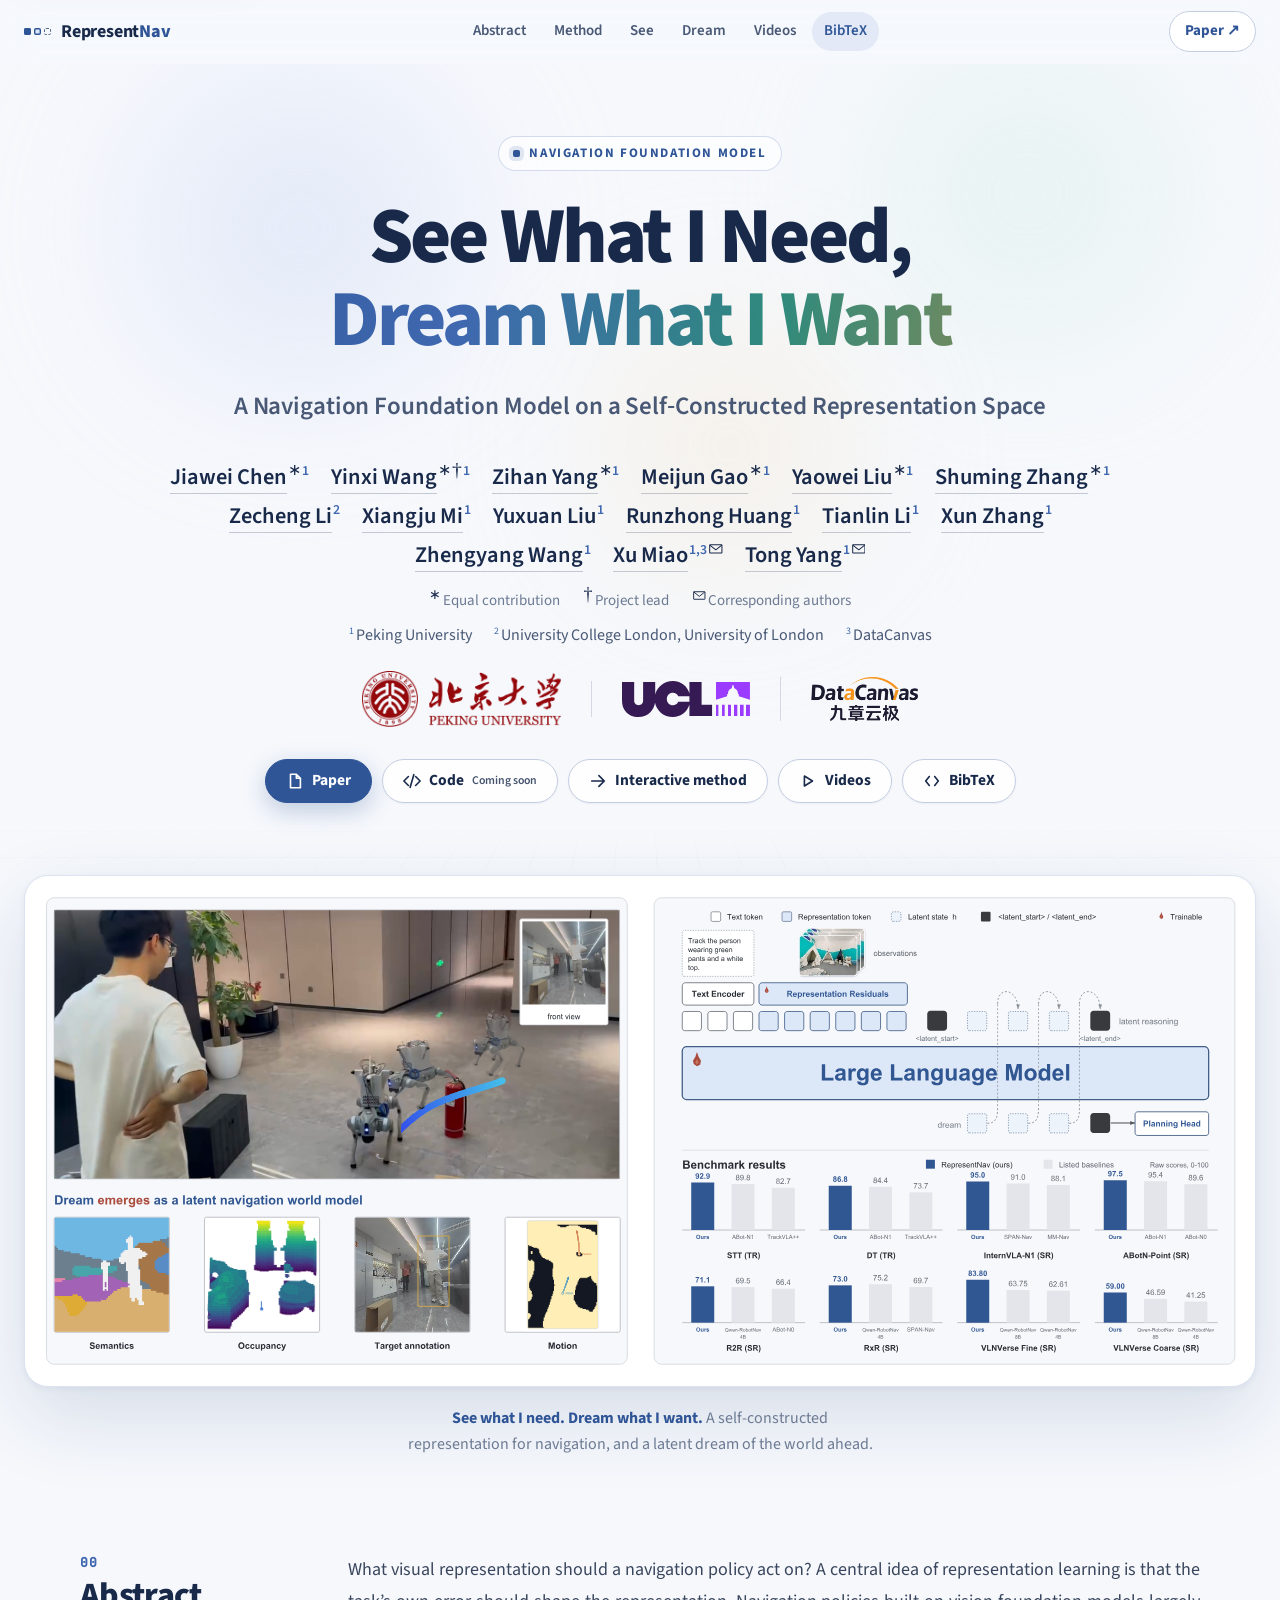
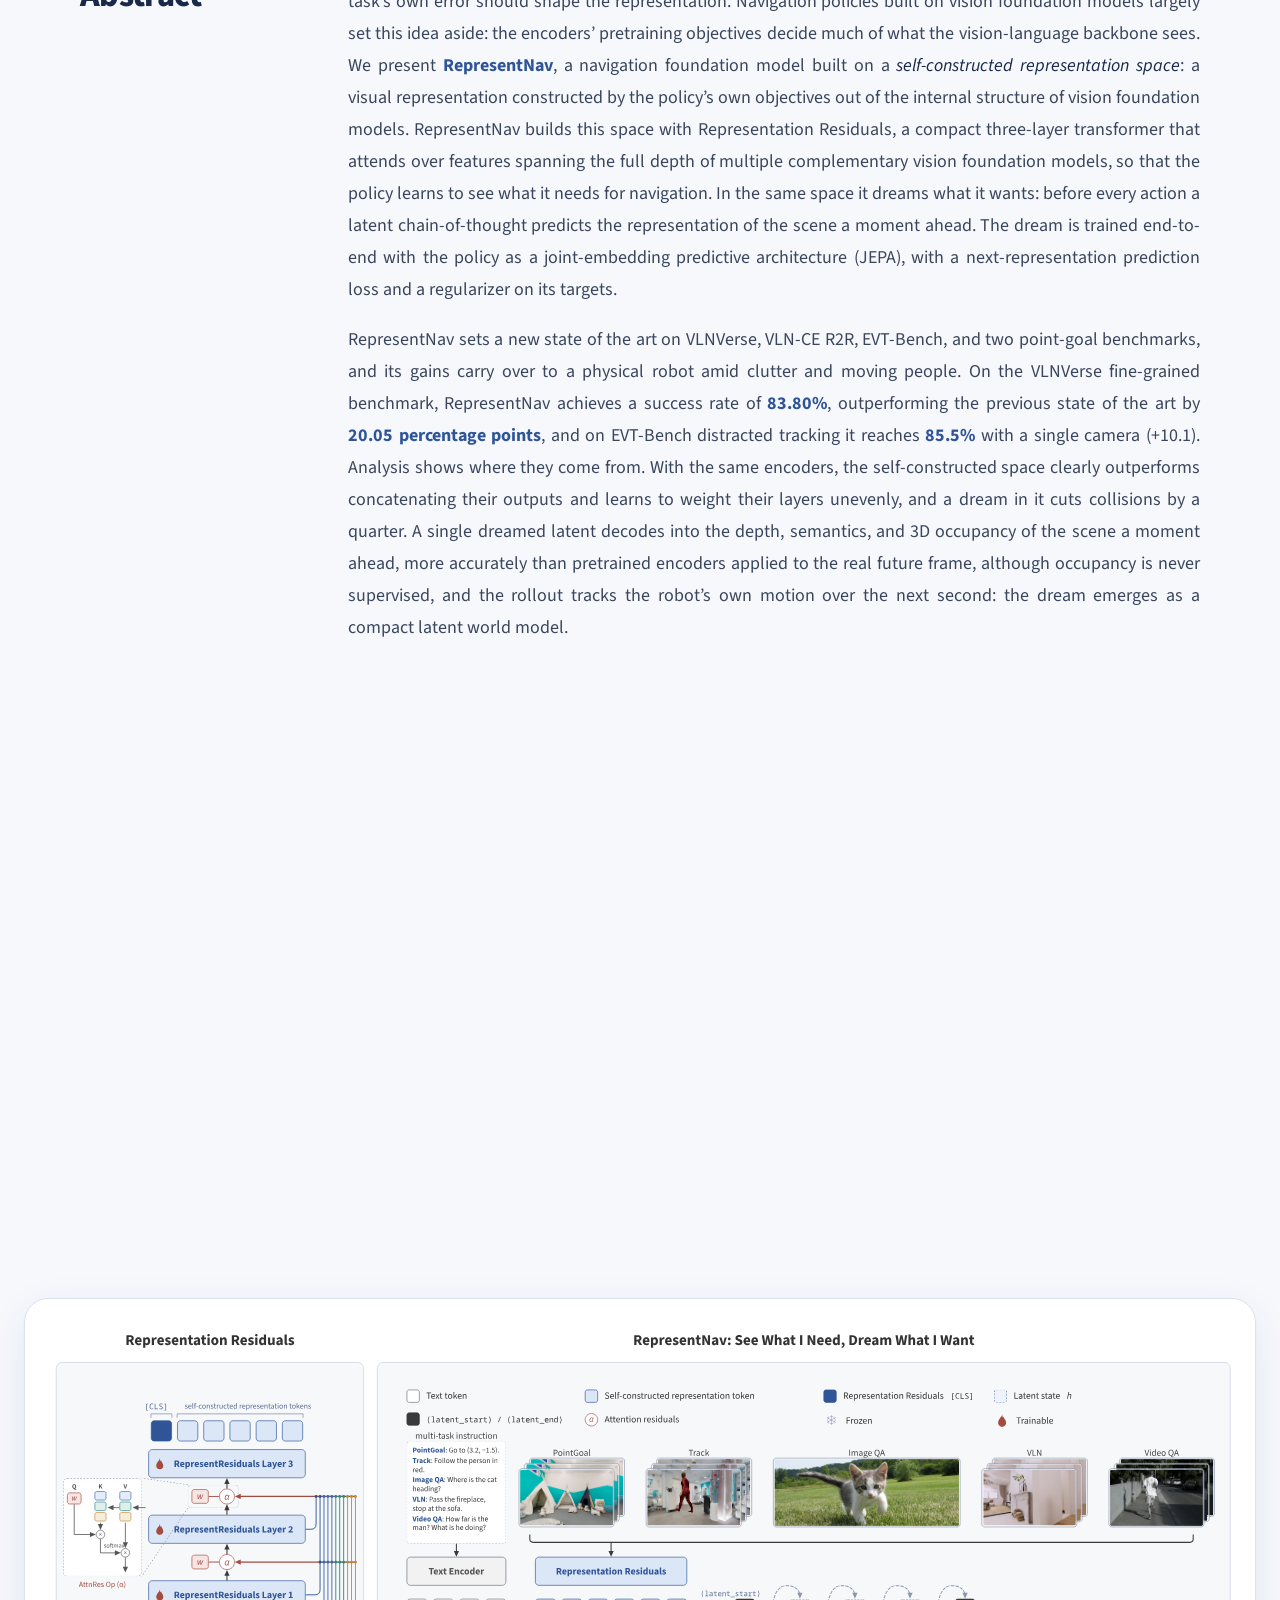
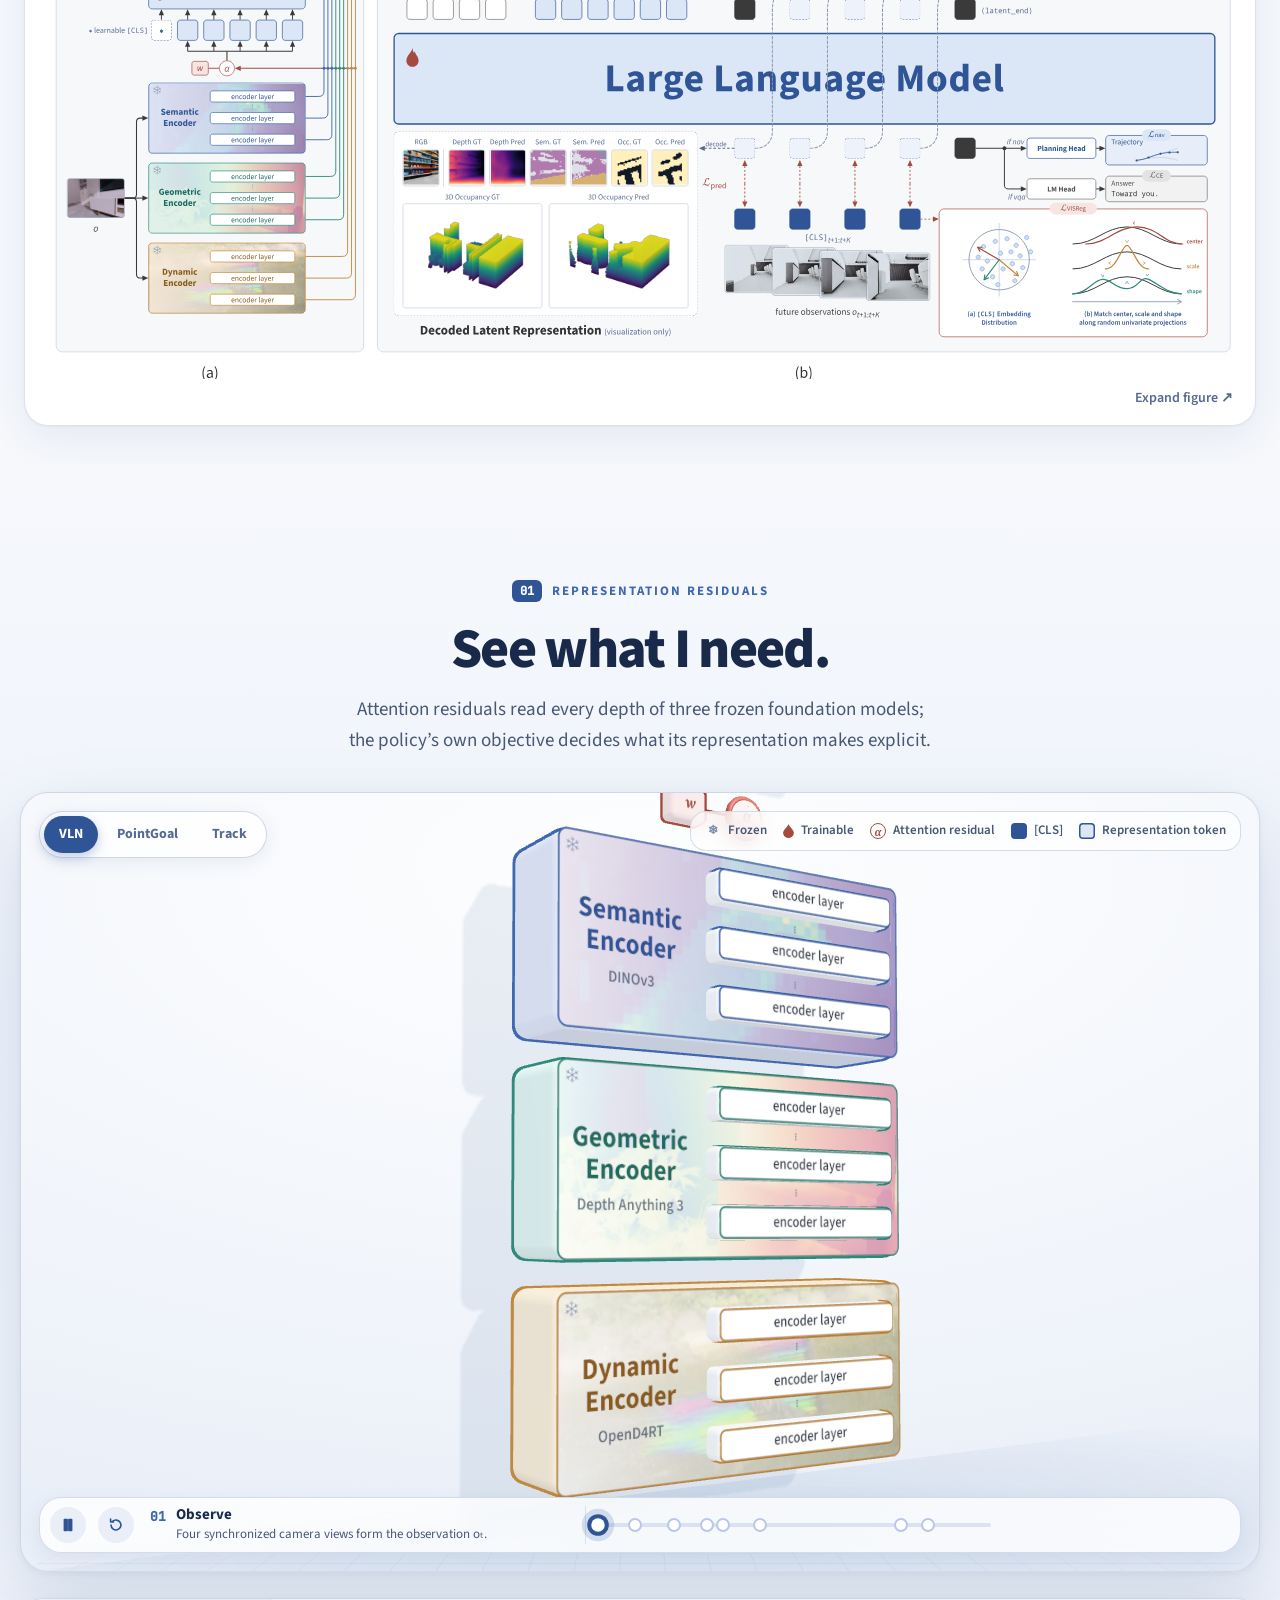
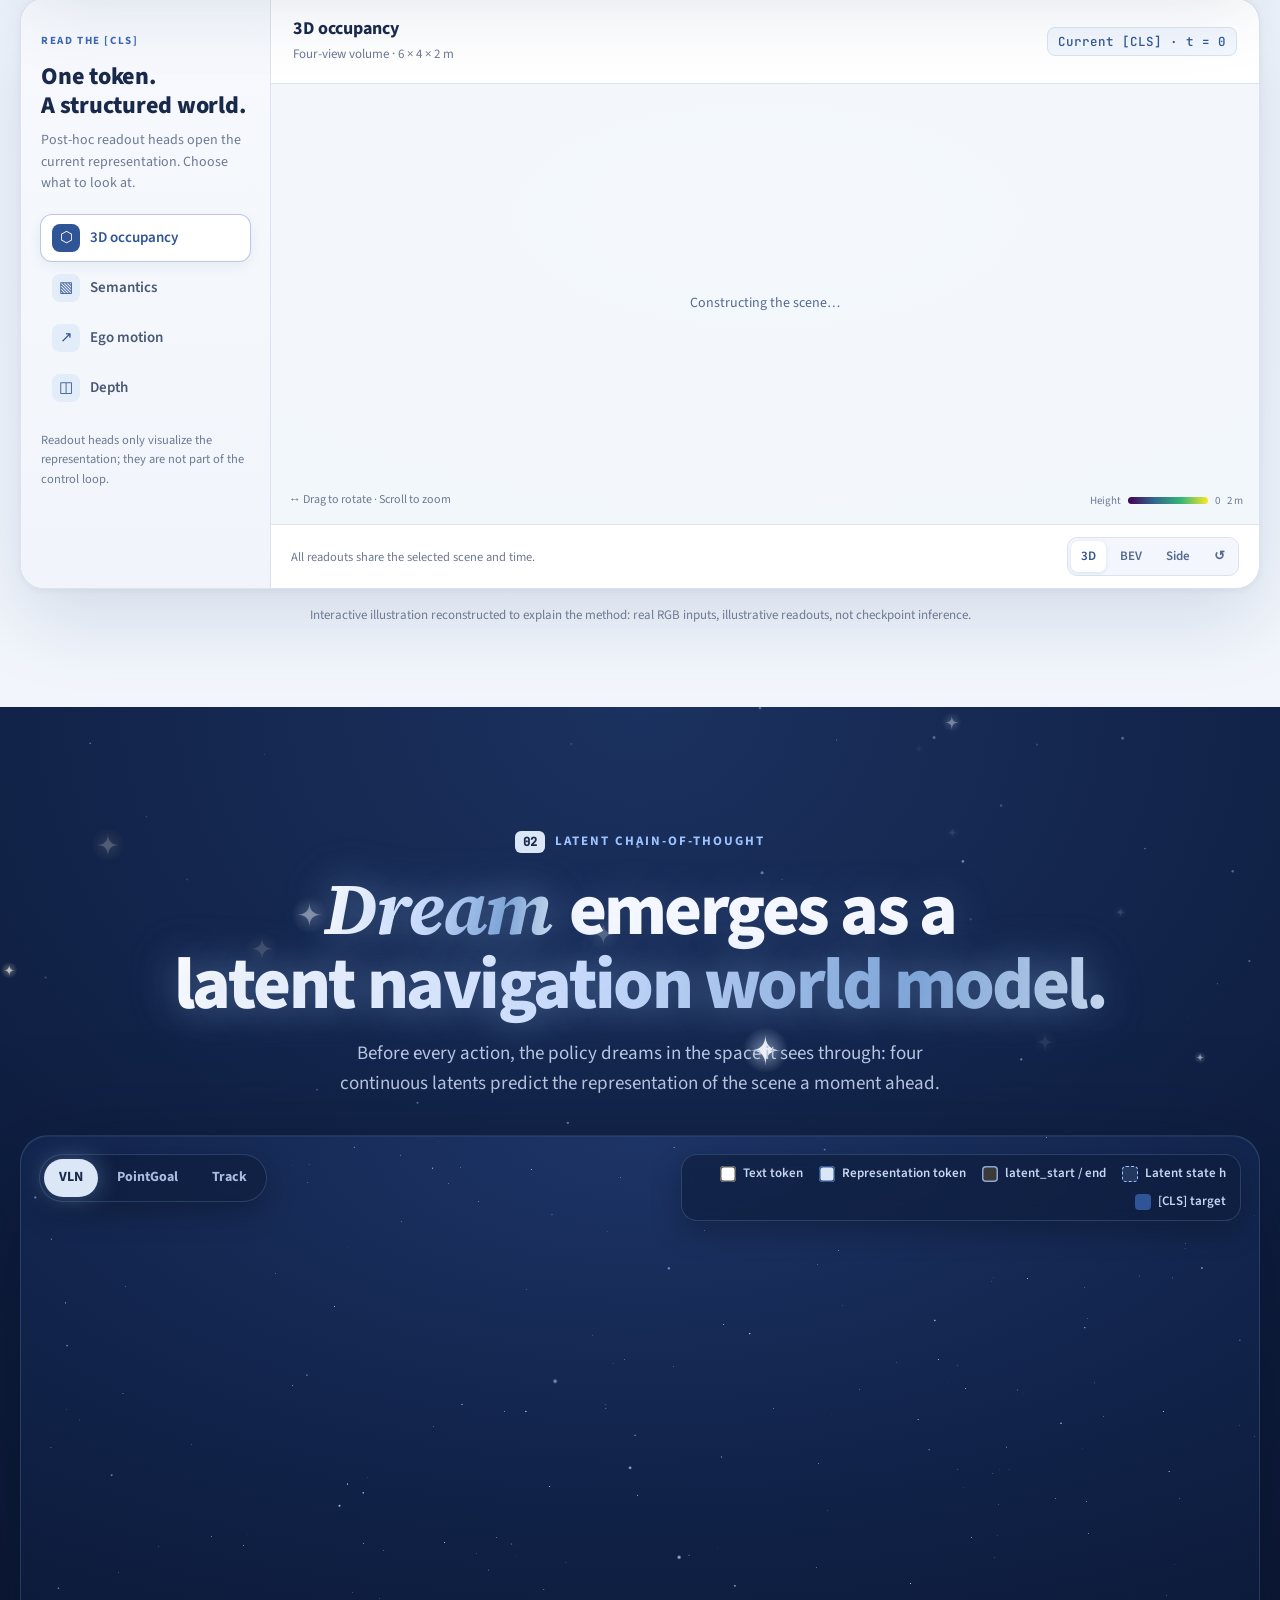
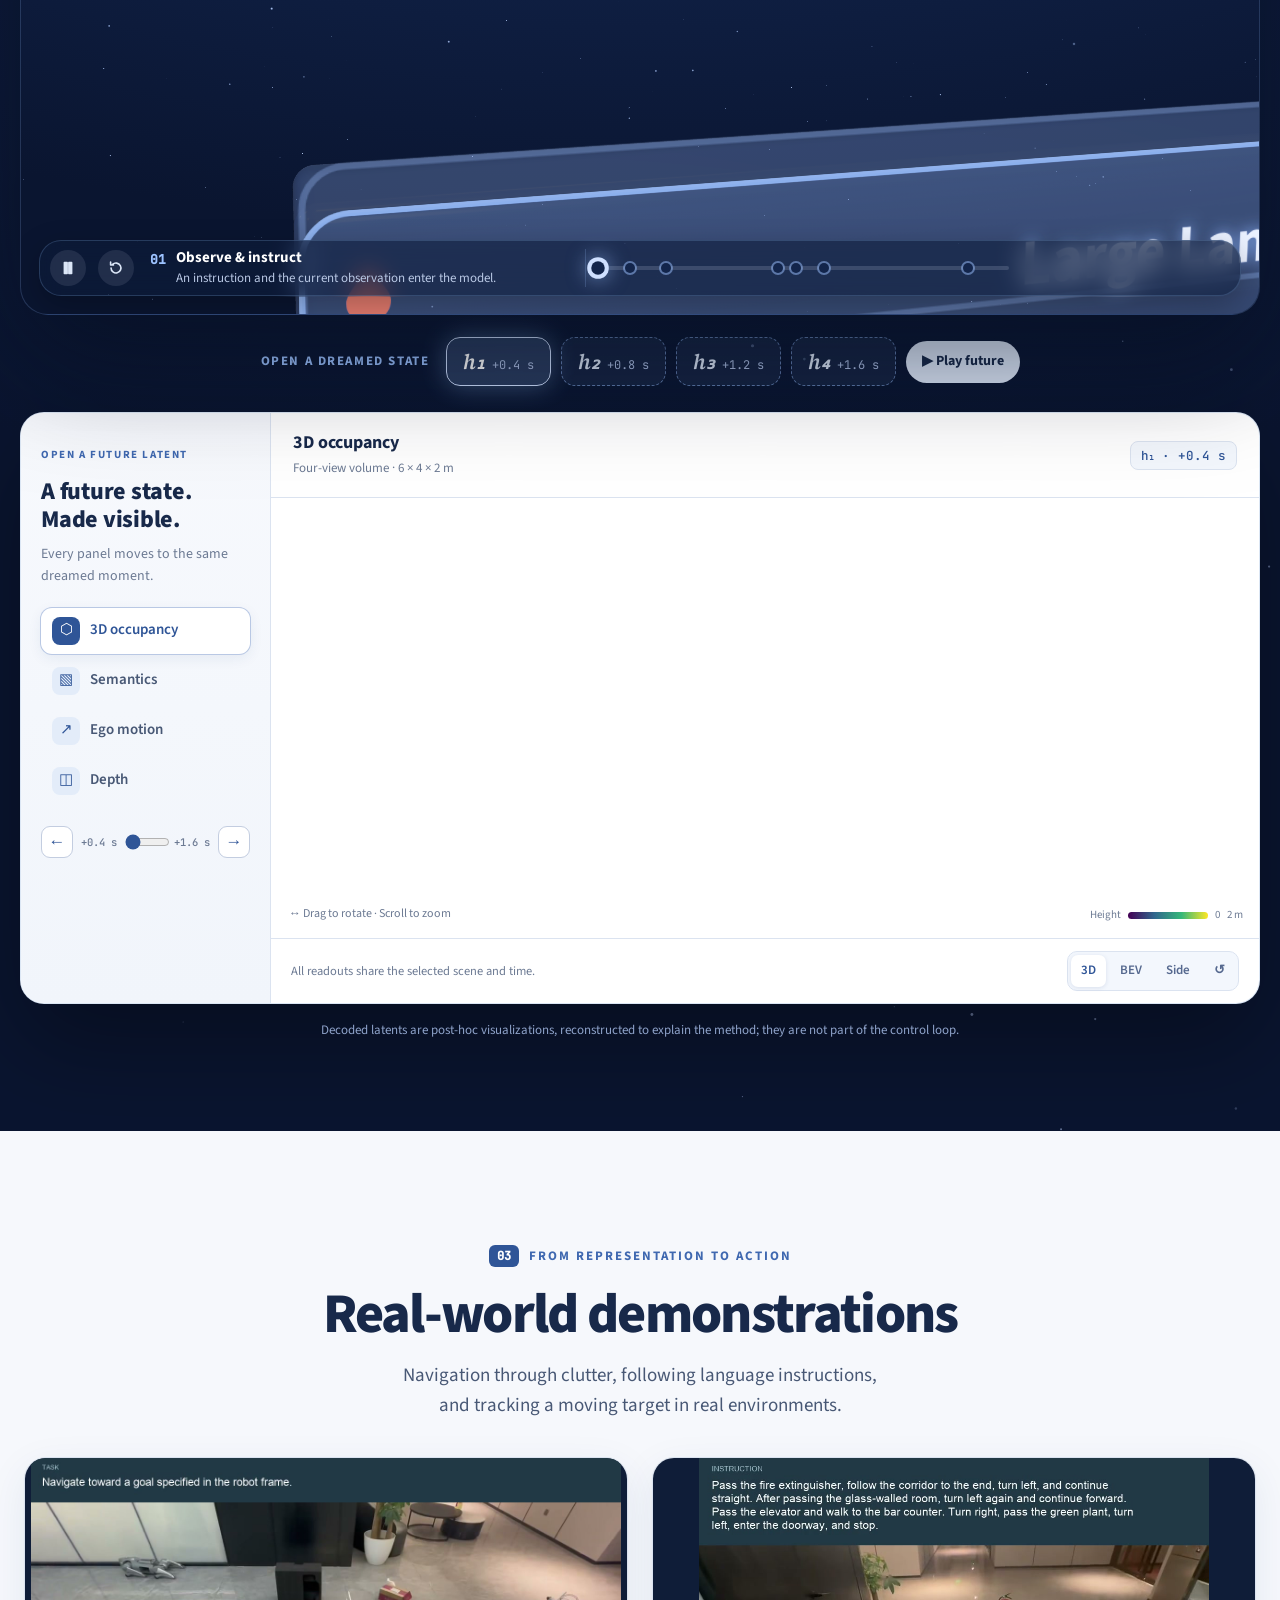
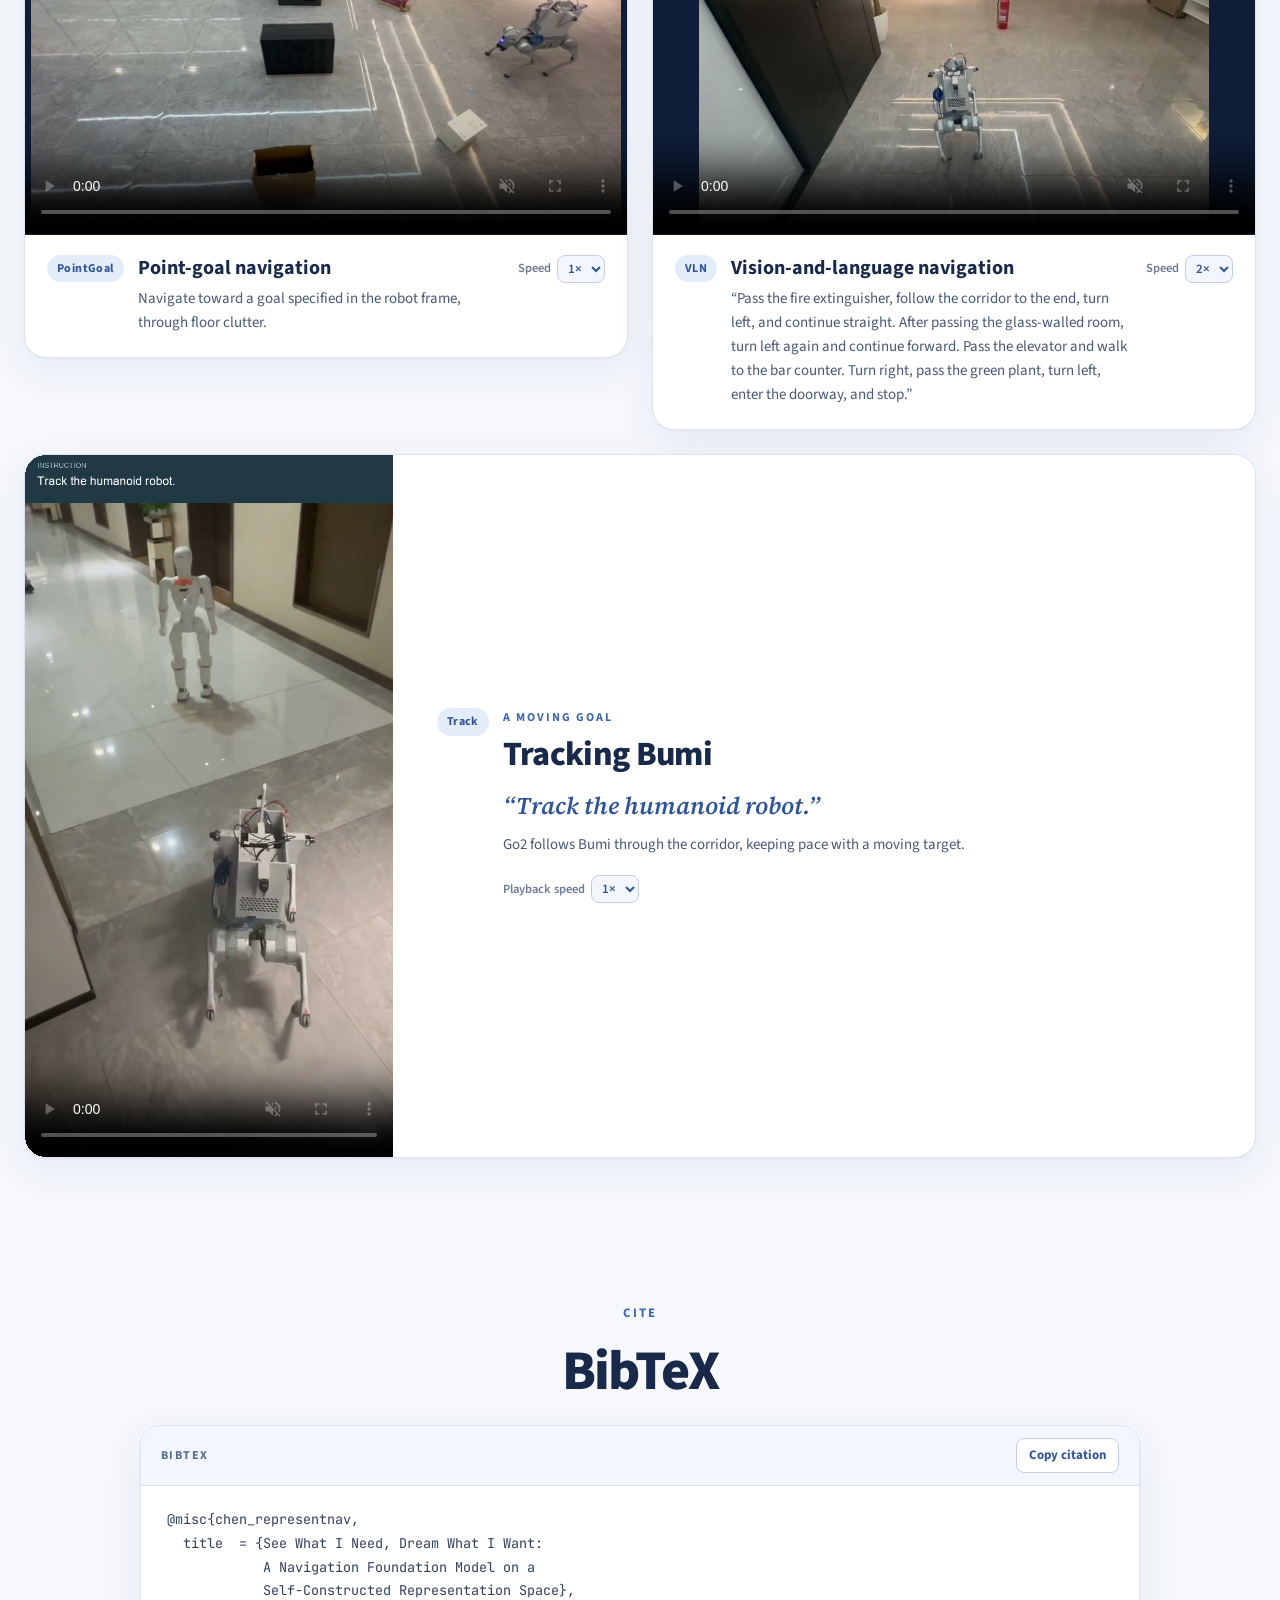
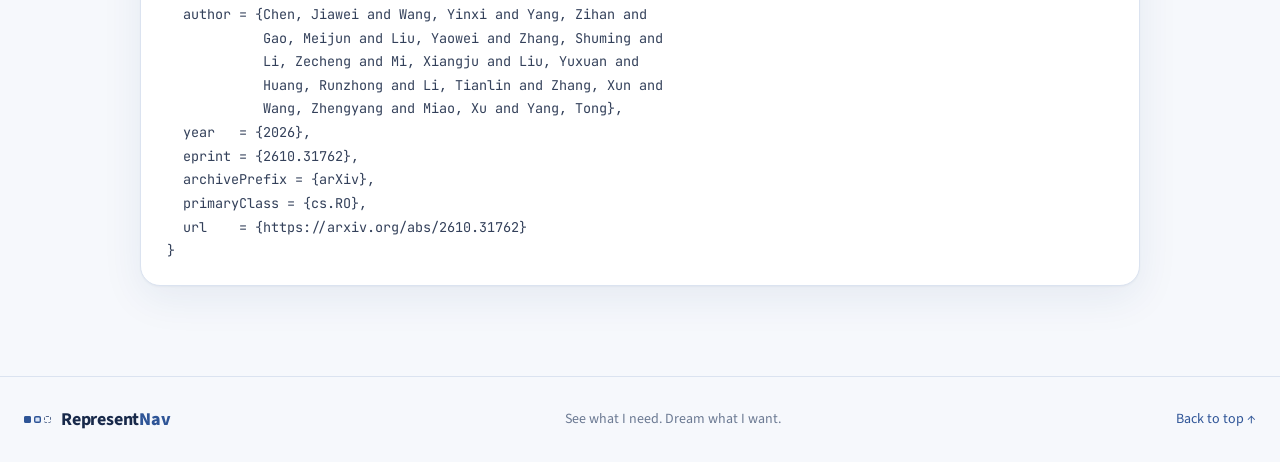
<file: representnav/index.html>
<!doctype html>
<html lang="en">
<head>
  <meta charset="utf-8">
  <meta name="viewport" content="width=device-width, initial-scale=1">
  <meta name="theme-color" content="#f6f8fc">
  <meta name="description" content="RepresentNav builds a self-constructed representation space for navigation and dreams in it: a latent chain-of-thought predicts the scene a moment ahead before every action.">
  <meta property="og:title" content="RepresentNav — See What I Need, Dream What I Want">
  <meta property="og:description" content="A Navigation Foundation Model on a Self&#8209;Constructed Representation Space.">
  <link rel="canonical" href="https://wang-yinxi.github.io/representnav/">
  <meta property="og:url" content="https://wang-yinxi.github.io/representnav/">
  <meta property="og:type" content="website">
  <meta property="og:image" content="https://wang-yinxi.github.io/images/representnav.jpg">
  <meta name="twitter:card" content="summary_large_image">
  <title>RepresentNav — See What I Need, Dream What I Want</title>
  <link rel="icon" href="assets/icon.svg" type="image/svg+xml">
  <link rel="preload" href="assets/fonts/source-sans-3-latin-700-normal.woff2" as="font" type="font/woff2" crossorigin>
  <link rel="preload" href="assets/fonts/source-sans-3-latin-400-normal.woff2" as="font" type="font/woff2" crossorigin>
  <link rel="modulepreload" href="vendor/three/three.module.min.js">
  <link rel="stylesheet" href="css/fonts.css">
  <link rel="stylesheet" href="js/readouts.css">
  <link rel="stylesheet" href="css/site.css">
</head>
<body>
  <a class="skip-link" href="#see">Skip to the interactive method</a>

  <header class="topbar" data-topbar>
    <a class="wordmark" href="#top" aria-label="RepresentNav, back to top">
      <span class="wordmark-mark" aria-hidden="true"><i></i><i></i><i></i></span>
      <span>Represent<b>Nav</b></span>
    </a>
    <nav aria-label="Page sections">
      <a href="#abstract">Abstract</a>
      <a href="#overview">Method</a>
      <a href="#see">See</a>
      <a href="#dream">Dream</a>
      <a href="#real-world">Videos</a>
      <a href="#citation">BibTeX</a>
    </nav>
    <a class="topbar-paper" href="https://arxiv.org/pdf/2610.31762" target="_blank" rel="noopener">Paper ↗</a>
  </header>

  <main id="top">
    <section class="hero" aria-labelledby="hero-title">
      <div class="hero-backdrop" aria-hidden="true">
        <span class="orb orb-a"></span><span class="orb orb-b"></span><span class="orb orb-c"></span>
        <div class="hero-grid"></div>
      </div>
      <div class="hero-inner">
        <p class="hero-kicker"><span class="kicker-dot"></span>Navigation foundation model</p>
        <h1 id="hero-title"><span class="title-see">See What I Need,</span> <span class="title-dream">Dream What I Want</span></h1>
        <p class="hero-subtitle">A Navigation Foundation Model on a Self&#8209;Constructed Representation Space</p>
        <div class="authors" aria-label="Paper authors">
          <p class="author-row author-row--equal"><span><a href="https://pku-cs-cjw.top/" target="_blank" rel="noopener">Jiawei Chen</a><sup><span class="mk mk-ast">∗</span>1</sup></span><span><a href="https://wang-yinxi.github.io/" target="_blank" rel="noopener">Yinxi Wang</a><sup><span class="mk mk-ast">∗</span><span class="mk mk-dag">†</span>1</sup></span><span><a href="https://smallyang688.github.io/" target="_blank" rel="noopener">Zihan Yang</a><sup><span class="mk mk-ast">∗</span>1</sup></span><span><a href="https://resonate2221.github.io/" target="_blank" rel="noopener">Meijun Gao</a><sup><span class="mk mk-ast">∗</span>1</sup></span><span><a href="https://github.com/yysmwt" target="_blank" rel="noopener">Yaowei Liu</a><sup><span class="mk mk-ast">∗</span>1</sup></span><span><a href="https://github.com/Asimovzz" target="_blank" rel="noopener">Shuming Zhang</a><sup><span class="mk mk-ast">∗</span>1</sup></span></p>
          <p class="author-row"><span><a href="https://fvsdc286-lab.github.io/" target="_blank" rel="noopener">Zecheng Li</a><sup>2</sup></span><span><a href="https://xiangju-mi.github.io/" target="_blank" rel="noopener">Xiangju Mi</a><sup>1</sup></span><span>Yuxuan Liu<sup>1</sup></span><span><a href="https://github.com/horizon921" target="_blank" rel="noopener">Runzhong Huang</a><sup>1</sup></span><span><a href="https://github.com/limou-ctrl" target="_blank" rel="noopener">Tianlin Li</a><sup>1</sup></span><span><a href="https://github.com/samohtac" target="_blank" rel="noopener">Xun Zhang</a><sup>1</sup></span></p>
          <p class="author-row"><span><a href="https://github.com/Ringringing" target="_blank" rel="noopener">Zhengyang Wang</a><sup>1</sup></span><span><a href="https://datacanvas.com/" target="_blank" rel="noopener">Xu Miao</a><sup>1,3<svg class="mk-env" viewBox="0 0 20 14" aria-label="corresponding author" role="img"><rect x="1" y="1" width="18" height="12" rx=".6"/><path d="M1.2 1.4 10 8.4l8.8-7"/></svg></sup></span><span><a href="https://scholar.google.com/citations?user=zYDaX-4AAAAJ" target="_blank" rel="noopener">Tong Yang</a><sup>1<svg class="mk-env" viewBox="0 0 20 14" aria-label="corresponding author" role="img"><rect x="1" y="1" width="18" height="12" rx=".6"/><path d="M1.2 1.4 10 8.4l8.8-7"/></svg></sup></span></p>
        </div>
        <p class="contributions"><span><sup><span class="mk mk-ast">∗</span></sup>Equal contribution</span><span><sup><span class="mk mk-dag">†</span></sup>Project lead</span><span><sup><svg class="mk-env" viewBox="0 0 20 14" aria-label="corresponding author" role="img"><rect x="1" y="1" width="18" height="12" rx=".6"/><path d="M1.2 1.4 10 8.4l8.8-7"/></svg></sup>Corresponding authors</span></p>
        <p class="affiliations"><span><sup>1</sup>Peking University</span><span><sup>2</sup>University College London, University of London</span><span><sup>3</sup>DataCanvas</span></p>
        <ul class="logo-row" aria-label="Affiliations">
          <li><span class="logo logo-pku" role="img" aria-label="Peking University"></span></li>
          <li><img class="logo logo-ucl" src="assets/logos/ucl.svg" alt="University College London" onerror="this.closest('li').hidden=true"></li>
          <li><img class="logo logo-dc" src="assets/logos/datacanvas.png" alt="DataCanvas" onerror="this.closest('li').hidden=true"></li>
        </ul>
        <div class="hero-actions">
          <a class="button primary" href="https://arxiv.org/pdf/2610.31762" target="_blank" rel="noopener"><svg viewBox="0 0 20 20" aria-hidden="true"><path d="M5 2.5h6.5L16 7v10.5H5z M11.5 2.5V7H16" /></svg>Paper</a>
          <span class="button resource-pending" aria-disabled="true"><svg viewBox="0 0 20 20" aria-hidden="true"><path d="m6 5-5 5 5 5 M14 5l5 5-5 5 M12 3l-4 14" /></svg>Code <span class="resource-status">Coming soon</span></span>
          <a class="button" href="#see"><svg viewBox="0 0 20 20" aria-hidden="true"><path d="M3 10h14 M11 4l6 6-6 6" /></svg>Interactive method</a>
          <a class="button" href="#real-world"><svg viewBox="0 0 20 20" aria-hidden="true"><path d="M6 4.5v11l9-5.5z" /></svg>Videos</a>
          <a class="button" href="#citation"><svg viewBox="0 0 20 20" aria-hidden="true"><path d="M7 5 3 10l4 5 M13 5l4 5-4 5" /></svg>BibTeX</a>
        </div>
      </div>
    </section>

    <figure class="teaser" aria-label="RepresentNav teaser">
      <div class="teaser-card">
        <img src="assets/paper/standalone/teaser.svg" alt="RepresentNav teaser: real-world navigation, decoded scene information, latent reasoning and benchmark comparisons" width="1540" height="612">
      </div>
      <figcaption><strong>See what I need. Dream what I want.</strong> A self-constructed representation for navigation, and a latent dream of the world ahead.</figcaption>
    </figure>

    <section class="abstract" id="abstract" aria-labelledby="abstract-title">
      <div class="section-label"><span class="label-index">00</span><h2 id="abstract-title">Abstract</h2></div>
      <div class="abstract-body">
        <p>What visual representation should a navigation policy act on? A central idea of representation learning is that the task’s own error should shape the representation. Navigation policies built on vision foundation models largely set this idea aside: the encoders’ pretraining objectives decide much of what the vision-language backbone sees. We present <strong>RepresentNav</strong>, a navigation foundation model built on a <em>self-constructed representation space</em>: a visual representation constructed by the policy’s own objectives out of the internal structure of vision foundation models. RepresentNav builds this space with Representation Residuals, a compact three-layer transformer that attends over features spanning the full depth of multiple complementary vision foundation models, so that the policy learns to see what it needs for navigation. In the same space it dreams what it wants: before every action a latent chain-of-thought predicts the representation of the scene a moment ahead. The dream is trained end-to-end with the policy as a joint-embedding predictive architecture (JEPA), with a next-representation prediction loss and a regularizer on its targets.</p>
        <p>RepresentNav sets a new state of the art on VLNVerse, VLN-CE R2R, EVT-Bench, and two point-goal benchmarks, and its gains carry over to a physical robot amid clutter and moving people. On the VLNVerse fine-grained benchmark, RepresentNav achieves a success rate of <strong>83.80%</strong>, outperforming the previous state of the art by <strong>20.05 percentage points</strong>, and on EVT-Bench distracted tracking it reaches <strong>85.5%</strong> with a single camera (+10.1). Analysis shows where they come from. With the same encoders, the self-constructed space clearly outperforms concatenating their outputs and learns to weight their layers unevenly, and a dream in it cuts collisions by a quarter. A single dreamed latent decodes into the depth, semantics, and 3D occupancy of the scene a moment ahead, more accurately than pretrained encoders applied to the real future frame, although occupancy is never supervised, and the rollout tracks the robot’s own motion over the next second: the dream emerges as a compact latent world model.</p>
      </div>
    </section>

    <section class="overview" id="overview" aria-labelledby="overview-title">
      <div class="section-head">
        <p class="eyebrow">Method overview</p>
        <h2 id="overview-title">Learn what to see. Predict what comes next.</h2>
        <p class="section-deck">One representation space carries perception, foresight and action.</p>
      </div>
      <div class="overview-cards">
        <a class="idea" href="#see">
          <span class="idea-index">a</span>
          <h3>Representation Residuals</h3>
          <p>Three trainable transformer layers attend over layers spanning the full depth of three frozen vision foundation models. A learnable [CLS] summarizes each view.</p>
          <span class="idea-link">See what I need →</span>
        </a>
        <a class="idea" href="#dream">
          <span class="idea-index">b</span>
          <h3>Latent chain-of-thought</h3>
          <p>Before acting, the language model rolls out four continuous latents, each predicting the future [CLS] tokens; VISReg keeps the targets from collapsing.</p>
          <span class="idea-link">Dream what I want →</span>
        </a>
        <a class="idea" href="#real-world">
          <span class="idea-index">c</span>
          <h3>From foresight to action</h3>
          <p>A planning head maps the latent-end state to eight future waypoints, turning latent reasoning into a navigation trajectory.</p>
          <span class="idea-link">Watch it navigate →</span>
        </a>
      </div>
      <button class="pipeline-figure" type="button" data-figure="assets/paper/standalone/pipeline.svg" data-caption="RepresentNav overview: (a) Representation Residuals; (b) autoregressive latent reasoning." aria-label="Expand the pipeline figure">
        <img src="assets/paper/standalone/pipeline.svg" width="1700" height="943" alt="RepresentNav pipeline: frozen semantic, geometric and dynamic encoders feed three Representation Residuals layers; a large language model reasons through four latent states and a planning head outputs a trajectory." loading="lazy">
        <span class="figure-expand">Expand figure ↗</span>
      </button>
    </section>

    <!-- 01 · See what I need -->
    <section class="chapter chapter-see" id="see" aria-labelledby="see-title">
      <div class="section-head">
        <p class="eyebrow"><span class="chapter-num">01</span>Representation Residuals</p>
        <h2 id="see-title">See what I need.</h2>
        <p class="section-deck">Attention residuals read every depth of three frozen foundation models; the policy’s own objective decides what its representation makes explicit.</p>
      </div>

      <div class="workspace" data-workspace="representation">
        <div class="stage stage-light" data-stage="representation">
          <div class="stage-host" aria-label="Animated 3D illustration of Representation Residuals" role="img"></div>
          <div class="stage-ui">
            <div class="stage-top">
              <div class="case-tabs" role="group" aria-label="Example scene">
                <button type="button" data-case="vln" aria-pressed="false">VLN</button><button type="button" data-case="pointgoal" aria-pressed="false">PointGoal</button><button type="button" data-case="track" aria-pressed="false">Track</button>
              </div>
              <ul class="stage-legend" aria-label="Legend">
                <li><i class="lg-frozen" aria-hidden="true">❄</i>Frozen</li>
                <li><i class="lg-drop" aria-hidden="true"></i>Trainable</li>
                <li><i class="lg-alpha" aria-hidden="true">α</i>Attention residual</li>
                <li><i class="lg-cls" aria-hidden="true"></i>[CLS]</li>
                <li><i class="lg-rep" aria-hidden="true"></i>Representation token</li>
              </ul>
            </div>
            <div class="stage-bottom">
              <button type="button" class="stage-btn" data-action="toggle" aria-label="Pause animation"><svg viewBox="0 0 20 20" aria-hidden="true"><path class="i-pause" d="M6 4h3v12H6zM11 4h3v12h-3z"/><path class="i-play" d="M6 4l10 6-10 6z"/></svg></button>
              <button type="button" class="stage-btn" data-action="replay" aria-label="Replay animation"><svg viewBox="0 0 20 20" aria-hidden="true"><path d="M4.5 10a5.5 5.5 0 1 0 1.7-4M4 3.5v3.2h3.2" fill="none"/></svg></button>
              <div class="stage-caption" aria-live="polite"><span class="step-index">01</span><div><strong class="step-label">Observe</strong><p class="step-text"></p></div></div>
              <div class="timeline" role="group" aria-label="Animation chapters"><div class="timeline-track"><span class="timeline-fill"></span></div><div class="timeline-chapters"></div></div>
              <span class="stage-hint">Drag to look around · click a readout</span>
            </div>
          </div>
          <div class="stage-fallback" hidden><p>The 3D illustration needs WebGL. The explorer below still shows every readout.</p></div>
        </div>

        <div class="explorer readout-explorer">
          <aside class="readout-sidebar">
            <p class="eyebrow">Read the [CLS]</p>
            <h3>One token.<br>A structured world.</h3>
            <p class="explorer-description">Post-hoc readout heads open the current representation. Choose what to look at.</p>
            <div class="modality-tabs" role="group" aria-label="Representation readout"></div>
            <p class="probe-note">Readout heads only visualize the representation; they are not part of the control loop.</p>
          </aside>
          <div class="readout-shell">
            <div class="readout-heading"><div><span class="readout-title">3D occupancy</span><span class="readout-dim">120 × 80 × 20 voxels</span></div><span class="time-tag">Current representation · t = 0</span></div>
            <div class="readout-area">
              <div class="occ-container"><canvas class="occ-canvas" tabindex="0" aria-label="3D occupancy. Drag to rotate, use arrow keys to orbit, plus or minus to zoom."></canvas><img class="occ-fallback" alt="Occupancy scene preview" hidden><div class="occ-loading">Constructing the scene…</div><div class="occ-hint">↔ Drag to rotate · Scroll to zoom</div><div class="height-legend"><span>Height</span><i></i><span>0</span><span>2 m</span></div></div>
              <div class="modality-container" hidden></div>
            </div>
            <div class="readout-footer"><span class="frame-context">Fixed robot frame · meters</span><div class="view-buttons" role="group" aria-label="Occupancy viewpoint"><button type="button" data-view="orbit" class="active" aria-pressed="true">3D</button><button type="button" data-view="top" aria-pressed="false">BEV</button><button type="button" data-view="side" aria-pressed="false">Side</button><button type="button" data-view="reset" aria-label="Reset occupancy viewpoint">↺</button></div></div>
          </div>
        </div>
        <p class="illustration-note">Interactive illustration reconstructed to explain the method: real RGB inputs, illustrative readouts, not checkpoint inference.</p>
      </div>
    </section>

    <!-- 02 · Dream what I want -->
    <section class="chapter chapter-dream" id="dream" aria-labelledby="dream-title">
      <div class="dream-sky" aria-hidden="true"><canvas class="sparkle-canvas"></canvas></div>
      <div class="section-head dream-head">
        <p class="eyebrow"><span class="chapter-num">02</span>Latent chain-of-thought</p>
        <h2 id="dream-title" class="dream-title"><span class="dream-word">Dream</span> emerges as a<br><span class="dream-line">latent navigation world model.</span></h2>
        <p class="section-deck">Before every action, the policy dreams in the space it sees through: four continuous latents predict the representation of the scene a moment ahead.</p>
      </div>

      <div class="workspace dream-workspace" data-workspace="dream">
        <div class="stage stage-dark" data-stage="dream">
          <div class="stage-host" aria-label="Animated 3D illustration of latent reasoning" role="img"></div>
          <div class="stage-emerge" aria-hidden="true">
            <p class="emerge-title"><span class="emerge-word">Emerge</span></p>
            <i class="emerge-spark s1"></i><i class="emerge-spark s2"></i><i class="emerge-spark s3"></i><i class="emerge-spark s4"></i><i class="emerge-spark s5"></i>
          </div>
          <div class="stage-ui">
            <div class="stage-top">
              <div class="case-tabs" role="group" aria-label="Example scene">
                <button type="button" data-case="vln" aria-pressed="false">VLN</button><button type="button" data-case="pointgoal" aria-pressed="false">PointGoal</button><button type="button" data-case="track" aria-pressed="false">Track</button>
              </div>
              <ul class="stage-legend" aria-label="Legend">
                <li><i class="lg-text" aria-hidden="true"></i>Text token</li>
                <li><i class="lg-rep" aria-hidden="true"></i>Representation token</li>
                <li><i class="lg-boundary" aria-hidden="true"></i>latent_start / end</li>
                <li><i class="lg-latent" aria-hidden="true"></i>Latent state h</li>
                <li><i class="lg-cls" aria-hidden="true"></i>[CLS] target</li>
              </ul>
            </div>
            <div class="stage-bottom">
              <button type="button" class="stage-btn" data-action="toggle" aria-label="Pause animation"><svg viewBox="0 0 20 20" aria-hidden="true"><path class="i-pause" d="M6 4h3v12H6zM11 4h3v12h-3z"/><path class="i-play" d="M6 4l10 6-10 6z"/></svg></button>
              <button type="button" class="stage-btn" data-action="replay" aria-label="Replay animation"><svg viewBox="0 0 20 20" aria-hidden="true"><path d="M4.5 10a5.5 5.5 0 1 0 1.7-4M4 3.5v3.2h3.2" fill="none"/></svg></button>
              <div class="stage-caption" aria-live="polite"><span class="step-index">01</span><div><strong class="step-label">Observe & instruct</strong><p class="step-text"></p></div></div>
              <div class="timeline" role="group" aria-label="Animation chapters"><div class="timeline-track"><span class="timeline-fill"></span></div><div class="timeline-chapters"></div></div>
              <span class="stage-hint">Drag to look around · click h₁…h₄</span>
            </div>
          </div>
          <div class="stage-fallback" hidden><p>The 3D illustration needs WebGL. The explorer below still shows every decoded state.</p></div>
        </div>

        <div class="future-token-strip" role="group" aria-label="Choose a future latent">
          <span class="strip-label">Open a dreamed state</span>
          <button type="button" class="latent-token" data-token="1" aria-pressed="false"><span>h₁</span><small>+0.4 s</small></button><button type="button" class="latent-token" data-token="2" aria-pressed="false"><span>h₂</span><small>+0.8 s</small></button><button type="button" class="latent-token" data-token="3" aria-pressed="false"><span>h₃</span><small>+1.2 s</small></button><button type="button" class="latent-token" data-token="4" aria-pressed="false"><span>h₄</span><small>+1.6 s</small></button>
          <button type="button" class="strip-play" data-action="play" aria-label="Play future states">▶ <span>Play future</span></button>
        </div>

        <div class="explorer readout-explorer">
          <aside class="readout-sidebar">
            <p class="eyebrow">Open a future latent</p>
            <h3>A future state.<br>Made visible.</h3>
            <p class="explorer-description">Every panel moves to the same dreamed moment.</p>
            <div class="modality-tabs" role="group" aria-label="Future latent readout"></div>
            <div class="dream-playback"><button type="button" data-action="previous" aria-label="Previous future latent">←</button><div class="future-timeline"><span>+0.4 s</span><input type="range" min="1" max="4" value="1" step="1" aria-label="Future latent"><span>+1.6 s</span></div><button type="button" data-action="next" aria-label="Next future latent">→</button></div>
          </aside>
          <div class="readout-shell">
            <div class="readout-heading"><div><span class="readout-title">3D occupancy</span><span class="readout-dim">120 × 80 × 20 voxels</span></div><span class="time-tag">h₁ · t + 0.4 s</span></div>
            <div class="readout-area">
              <div class="occ-container"><canvas class="occ-canvas" tabindex="0" aria-label="Future 3D occupancy. Drag to rotate, use arrow keys to orbit, plus or minus to zoom."></canvas><img class="occ-fallback" alt="Future occupancy scene preview" hidden><div class="occ-loading">Constructing the scene…</div><div class="occ-hint">↔ Drag to rotate · Scroll to zoom</div><div class="height-legend"><span>Height</span><i></i><span>0</span><span>2 m</span></div></div>
              <div class="modality-container" hidden></div>
            </div>
            <div class="readout-footer"><span class="frame-context">Fixed robot frame · meters</span><div class="view-buttons" role="group" aria-label="Future occupancy viewpoint"><button type="button" data-view="orbit" class="active" aria-pressed="true">3D</button><button type="button" data-view="top" aria-pressed="false">BEV</button><button type="button" data-view="side" aria-pressed="false">Side</button><button type="button" data-view="reset" aria-label="Reset future occupancy viewpoint">↺</button></div></div>
          </div>
        </div>
        <p class="illustration-note">Decoded latents are post-hoc visualizations, reconstructed to explain the method; they are not part of the control loop.</p>
      </div>
    </section>

    <section class="real-world" id="real-world" aria-labelledby="real-title">
      <div class="section-head">
        <p class="eyebrow"><span class="chapter-num">03</span>From representation to action</p>
        <h2 id="real-title">Real-world demonstrations</h2>
        <p class="section-deck">Navigation through clutter, following language instructions, and tracking a moving target in real environments.</p>
      </div>
      <div class="video-grid">
        <article class="video-card"><div class="video-media"><video controls playsinline muted preload="none" poster="assets/videos/pointgoal-obstacles-captioned-poster.jpg" data-video="pointgoal" aria-label="PointGoal obstacle navigation third-person demonstration"><source data-src="assets/videos/pointgoal-obstacles-captioned.mp4" type="video/mp4"></video></div><div class="video-meta"><span class="video-tag">PointGoal</span><div><h3>Point-goal navigation</h3><p class="video-instruction">Navigate toward a goal specified in the robot frame, through floor clutter.</p></div><label class="speed-control">Speed<select aria-label="PointGoal playback speed"><option value="1" selected>1×</option><option value="2">2×</option><option value="4">4×</option></select></label></div></article>
        <article class="video-card"><div class="video-media"><video controls playsinline muted preload="none" poster="assets/videos/vln-user4-captioned-poster.jpg" data-video="vln" aria-label="Vision-and-language navigation third-person demonstration"><source data-src="assets/videos/vln-user4-captioned.mp4" type="video/mp4"></video></div><div class="video-meta"><span class="video-tag">VLN</span><div><h3>Vision-and-language navigation</h3><p class="video-instruction">“Pass the fire extinguisher, follow the corridor to the end, turn left, and continue straight. After passing the glass-walled room, turn left again and continue forward. Pass the elevator and walk to the bar counter. Turn right, pass the green plant, turn left, enter the doorway, and stop.”</p></div><label class="speed-control">Speed<select aria-label="VLN playback speed"><option value="1">1×</option><option value="2" selected>2×</option><option value="4">4×</option></select></label></div></article>
        <article class="video-card tracking-card"><div class="video-media portrait-video"><video controls playsinline muted preload="none" poster="assets/videos/track-bumi-trim12-captioned-poster.jpg" data-video="track-bumi" aria-label="Go2 tracking Bumi third-person demonstration"><source data-src="assets/videos/track-bumi-trim12-captioned.mp4" type="video/mp4"></video></div><div class="video-meta"><span class="video-tag">Track</span><div><p class="tracking-eyebrow">A moving goal</p><h3>Tracking Bumi</h3><blockquote>“Track the humanoid robot.”</blockquote><p class="video-instruction">Go2 follows Bumi through the corridor, keeping pace with a moving target.</p><label class="speed-control">Playback speed<select aria-label="Bumi tracking playback speed"><option value="1" selected>1×</option><option value="2">2×</option><option value="4">4×</option></select></label></div></div></article>
      </div>
    </section>

    <section class="citation" id="citation" aria-labelledby="citation-title">
      <div class="section-head"><p class="eyebrow">Cite</p><h2 id="citation-title">BibTeX</h2></div>
      <div class="citation-box"><div class="citation-bar"><span>BIBTEX</span><button type="button" id="copy-citation">Copy citation</button></div><pre id="citation-text">@misc{chen_representnav,
  title  = {See What I Need, Dream What I Want:
            A Navigation Foundation Model on a
            Self-Constructed Representation Space},
  author = {Chen, Jiawei and Wang, Yinxi and Yang, Zihan and
            Gao, Meijun and Liu, Yaowei and Zhang, Shuming and
            Li, Zecheng and Mi, Xiangju and Liu, Yuxuan and
            Huang, Runzhong and Li, Tianlin and Zhang, Xun and
            Wang, Zhengyang and Miao, Xu and Yang, Tong},
  year   = {2026},
  eprint = {2610.31762},
  archivePrefix = {arXiv},
  primaryClass = {cs.RO},
  url    = {https://arxiv.org/abs/2610.31762}
}</pre></div>
    </section>
  </main>

  <footer class="site-footer"><a class="wordmark" href="#top"><span class="wordmark-mark" aria-hidden="true"><i></i><i></i><i></i></span><span>Represent<b>Nav</b></span></a><p>See what I need. Dream what I want.</p><a href="#top">Back to top ↑</a></footer>
  <dialog id="figure-dialog" aria-label="Expanded paper figure"><div class="dialog-toolbar"><p id="figure-caption"></p><button type="button" id="close-figure" aria-label="Close expanded figure">×</button></div><img id="expanded-figure" alt=""><a id="figure-original" target="_blank" rel="noopener">Open original image ↗</a></dialog>
  <div id="page-status" class="page-status" role="status" aria-live="polite"></div>
  <noscript><p class="noscript-notice">Interactive illustrations require JavaScript. Read the <a href="https://arxiv.org/pdf/2610.31762">paper on arXiv</a>. Code: coming soon. Watch the demonstrations: <a href="assets/videos/pointgoal-obstacles-captioned.mp4">PointGoal</a> · <a href="assets/videos/vln-user4-captioned.mp4">VLN</a> · <a href="assets/videos/track-bumi-trim12-captioned.mp4">Track Bumi</a>.</p></noscript>
  <script type="module" src="js/app.mjs"></script>
</body>
</html>
</file>
<file: representnav/css/fonts.css>
@font-face{font-family:"Source Sans 3";font-style:normal;font-weight:400;font-display:swap;src:url(../assets/fonts/source-sans-3-latin-400-normal.woff2) format("woff2")}
@font-face{font-family:"Source Sans 3";font-style:italic;font-weight:400;font-display:swap;src:url(../assets/fonts/source-sans-3-latin-400-italic.woff2) format("woff2")}
@font-face{font-family:"Source Sans 3";font-style:normal;font-weight:500 600;font-display:swap;src:url(../assets/fonts/source-sans-3-latin-600-normal.woff2) format("woff2")}
@font-face{font-family:"Source Sans 3";font-style:italic;font-weight:600;font-display:swap;src:url(../assets/fonts/source-sans-3-latin-600-italic.woff2) format("woff2")}
@font-face{font-family:"Source Sans 3";font-style:normal;font-weight:700;font-display:swap;src:url(../assets/fonts/source-sans-3-latin-700-normal.woff2) format("woff2")}
@font-face{font-family:"Source Sans 3";font-style:normal;font-weight:800 900;font-display:swap;src:url(../assets/fonts/source-sans-3-latin-800-normal.woff2) format("woff2")}
@font-face{font-family:"Source Serif 4";font-style:normal;font-weight:600;font-display:swap;src:url(../assets/fonts/source-serif-4-latin-600-normal.woff2) format("woff2")}
@font-face{font-family:"Source Serif 4";font-style:normal;font-weight:700;font-display:swap;src:url(../assets/fonts/source-serif-4-latin-700-normal.woff2) format("woff2")}
@font-face{font-family:"Source Serif 4";font-style:italic;font-weight:600;font-display:swap;src:url(../assets/fonts/source-serif-4-latin-600-italic.woff2) format("woff2")}
@font-face{font-family:"Source Serif 4";font-style:italic;font-weight:700;font-display:swap;src:url(../assets/fonts/source-serif-4-latin-700-italic.woff2) format("woff2")}
@font-face{font-family:"JetBrains Mono";font-style:normal;font-weight:400;font-display:swap;src:url(../assets/fonts/jetbrains-mono-latin-400-normal.woff2) format("woff2")}
@font-face{font-family:"JetBrains Mono";font-style:normal;font-weight:500;font-display:swap;src:url(../assets/fonts/jetbrains-mono-latin-500-normal.woff2) format("woff2")}
</file>
<file: representnav/js/readouts.css>
.readout-panel {
  --readout-blue: #2468ac;
  --readout-teal: #247e86;
  --readout-gold: #bf8735;
  box-sizing: border-box;
  width: 100%;
  min-height: 100%;
  color: #294452;
  background: #fff;
}
.readout-panel * { box-sizing: border-box; }
.readout-header {
  display: flex;
  align-items: center;
  justify-content: space-between;
  gap: 12px;
  padding: 20px 22px 14px;
}
.readout-heading { display: flex; align-items: center; gap: 11px; min-width: 0; }
.readout-icon {
  display: grid;
  flex: 0 0 34px;
  place-items: center;
  width: 34px;
  height: 34px;
  border: 1px solid #dce7ef;
  border-radius: 10px;
  color: var(--readout-blue);
  background: #f4f8fb;
  font-size: 22px;
}
.readout-title { margin: 0; color: #263f4e; font-family: inherit; font-size: 15px; font-weight: 600; line-height: 1.35; }
.readout-subtitle { margin: 4px 0 0; color: #7b8a93; font-size: 11px; line-height: 1.4; }
.readout-time {
  flex-shrink: 0;
  padding: 5px 9px;
  border: 1px solid #dce8f0;
  border-radius: 7px;
  color: var(--readout-blue);
  background: #f5f9fc;
  font: 600 11px/1.3 ui-monospace, SFMono-Regular, Menlo, monospace;
}
.readout-image-stage {
  position: relative;
  display: flex;
  align-items: center;
  justify-content: center;
  height: 282px;
  margin: 3px 22px 0;
  overflow: hidden;
  border: 1px solid #e4ebef;
  border-radius: 11px;
  background: #f6f8fa;
}
.readout-image { display: block; width: 100%; height: 100%; object-fit: contain; }
.readout-image--pixelated { image-rendering: pixelated; image-rendering: crisp-edges; }
.readout-box-overlay { position: absolute; inset: 0; width: 100%; height: 100%; pointer-events: none; }
.readout-box-rect { fill: #e1ad3420; stroke: #f7c655; stroke-width: 2.3; }
.readout-box-label-bg { fill: #f7c655; }
.readout-box-label { fill: #453919; font-family: ui-monospace, SFMono-Regular, Menlo, monospace; font-weight: 700; letter-spacing: 1px; }
.readout-loading { padding: 24px; color: #7d8d97; font-size: 12px; }
.readout-semantic-legend { display: flex; flex-wrap: wrap; gap: 8px 14px; padding: 17px 23px 0; }
.readout-class { display: inline-flex; align-items: center; gap: 6px; color: #667983; font-size: 10px; line-height: 1.4; white-space: nowrap; }
.readout-swatch { display: inline-block; width: 9px; height: 9px; border-radius: 2px; box-shadow: inset 0 0 0 1px #0000000d; }
.readout-footnote { margin: 13px 23px 0; padding-bottom: 18px; color: #819099; font-size: 10px; line-height: 1.6; }
.readout-depth-legend { max-width: 320px; margin: 18px auto 0; padding: 0 22px; }
.readout-depth-ramp { height: 7px; border-radius: 4px; background: linear-gradient(90deg, #120c29, #481f70, #992f7f, #e1575e, #fa9e5e, #fde6a1); }
.readout-depth-labels { display: flex; justify-content: space-between; margin-top: 7px; color: #788b95; font-size: 10px; }
.readout-motion-stage { padding: 0 12px; }
.readout-motion { display: block; width: 100%; height: 300px; --readout-curve: var(--readout-blue); }
.readout-motion--target { --readout-curve: var(--readout-gold); }
.readout-plot-bg { fill: #f9fbfc; stroke: #e4ebef; stroke-width: 1; }
.readout-grid-line { stroke: #e4ebef; stroke-width: 1; }
.readout-tick { fill: #8b9aa3; font: 11px ui-monospace, SFMono-Regular, Menlo, monospace; }
.readout-axis-label { fill: #72858f; font-family: inherit; font-size: 12px; font-weight: 500; }
.readout-origin { fill: none; stroke: #718d97; stroke-width: 1.5; }
.readout-trajectory-base { fill: none; stroke: var(--readout-curve); stroke-width: 1; stroke-opacity: .09; }
.readout-trajectory-past, .readout-trajectory-future {
  fill: none;
  stroke: var(--readout-curve);
  stroke-width: 2.4;
  stroke-linecap: round;
  stroke-linejoin: round;
}
.readout-trajectory-future { stroke-dasharray: 5 6; opacity: .55; }
.readout-direction-arrow { fill: none; stroke: var(--readout-curve); stroke-width: 2; stroke-linecap: round; stroke-linejoin: round; opacity: .8; }
.readout-point { fill: #fff; stroke: var(--readout-curve); stroke-width: 1.8; }
.readout-point--selected { fill: var(--readout-curve); stroke: #fff; stroke-width: 2; }
.readout-point-halo { fill: var(--readout-curve); opacity: .12; }
.readout-point-label { fill: #81949e; stroke: #f9fbfc; stroke-width: 3px; paint-order: stroke; font: 10px ui-monospace, SFMono-Regular, Menlo, monospace; }
.readout-point-label--selected { fill: var(--readout-curve); font-weight: 700; }
.readout-motion-values { display: flex; justify-content: center; gap: 25px; color: #557b91; font: 11px ui-monospace, SFMono-Regular, Menlo, monospace; }
.readout-motion-legend { display: flex; flex-wrap: wrap; justify-content: center; gap: 8px 15px; margin: 18px 20px 0; padding-bottom: 20px; }
.readout-motion-key { display: inline-flex; align-items: center; gap: 6px; color: #8a98a0; font-size: 9px; }
.readout-line-swatch { display: inline-block; width: 17px; border-top: 2px solid #6d8fa4; }
.readout-line-swatch--dashed { border-top-style: dashed; opacity: .65; }
.readout-origin-swatch { display: inline-block; position: relative; width: 9px; height: 9px; }
.readout-origin-swatch::before, .readout-origin-swatch::after { position: absolute; content: ''; background: #718d97; }
.readout-origin-swatch::before { left: 0; top: 4px; height: 1px; width: 9px; }
.readout-origin-swatch::after { left: 4px; top: 0; height: 9px; width: 1px; }
.readout-empty { display: flex; flex-direction: column; align-items: center; justify-content: center; min-height: 330px; padding: 30px; text-align: center; }
.readout-empty-icon { display: grid; place-items: center; width: 60px; height: 60px; margin-bottom: 18px; border: 1px solid #e0e8ed; border-radius: 18px; color: #8ea1ab; background: #f8fafb; font-size: 29px; }
.readout-empty-title { margin: 0; color: #657c89; font-size: 17px; font-weight: 500; }
.readout-empty-copy { max-width: 240px; margin: 10px 0 18px; color: #8b9aa3; font-size: 12px; line-height: 1.7; }
.readout-empty-tag { padding: 6px 10px; border: 1px solid #e5ecef; border-radius: 6px; color: #95a3ab; font-size: 10px; }
.readout-error { display: flex; flex-direction: column; align-items: center; justify-content: center; min-height: 240px; padding: 25px; color: #6d7f89; text-align: center; font-size: 13px; }
.readout-error strong { color: #4d6471; font-weight: 600; }
.readout-error p { max-width: 260px; margin: 9px 0 15px; color: #8b979e; font-size: 11px; line-height: 1.5; }
.readout-retry { padding: 7px 15px; border: 1px solid #d5e2ec; border-radius: 6px; color: #3877a4; background: #fff; cursor: pointer; font: inherit; font-size: 11px; }
.readout-retry:hover { background: #f0f6fa; }
.readout-retry:focus-visible { outline: 2px solid var(--readout-blue); outline-offset: 3px; }
@media (max-width: 600px) {
  .readout-header { padding: 16px 15px 12px; }
  .readout-title { font-size: 14px; }
  .readout-subtitle { font-size: 10px; }
  .readout-image-stage { height: 260px; margin-right: 15px; margin-left: 15px; }
  .readout-semantic-legend { padding-right: 16px; padding-left: 16px; gap: 7px 11px; }
  .readout-motion { height: 270px; }
  .readout-motion-legend { gap: 8px 12px; }
}
</file>
<file: representnav/css/site.css>
/* RepresentNav project page. Palette taken from the paper's pipeline figure. */
:root {
  --navy: #2f5597;
  --navy-deep: #1f3d73;
  --navy-ink: #18294a;
  --ink: #26324a;
  --ink-2: #485875;
  --slate: #56698f;
  --muted: #6c7a93;
  --blue-50: #f3f7fd;
  --blue-100: #e3ecf9;
  --blue-150: #dbe6f7;
  --blue-200: #cfe0f5;
  --blue-300: #b9c8e4;
  --blue-400: #7fa6d8;
  --blue-500: #3f68b0;
  --red: #a44a3f;
  --red-50: #f6e5e2;
  --teal: #1f6b60;
  --teal-2: #2f8a7c;
  --teal-50: #dff0ec;
  --amber: #8a5a1a;
  --amber-2: #c08a3e;
  --amber-50: #f8ecda;
  --line: #dbe3f0;
  --line-2: #c3cde0;
  --paper: #ffffff;
  --bg: #f6f8fc;
  --night: #0b1630;
  --night-2: #13254b;
  --sans: "Source Sans 3", "Source Sans Pro", -apple-system, BlinkMacSystemFont, "Segoe UI", "PingFang SC", "Helvetica Neue", Arial, sans-serif;
  --serif: "Source Serif 4", Georgia, "Times New Roman", serif;
  --mono: "JetBrains Mono", ui-monospace, SFMono-Regular, Menlo, monospace;
  --radius: 18px;
  --shadow: 0 1px 2px rgba(24, 41, 74, .04), 0 12px 40px rgba(31, 61, 115, .08);
  --shadow-lg: 0 2px 6px rgba(24, 41, 74, .05), 0 30px 80px rgba(31, 61, 115, .14);
  color-scheme: light;
}

* { box-sizing: border-box; }
html { scroll-behavior: smooth; scroll-padding-top: 76px; -webkit-text-size-adjust: 100%; }
body { margin: 0; background: var(--bg); color: var(--ink); font: 400 17px/1.65 var(--sans); -webkit-font-smoothing: antialiased; text-rendering: optimizeLegibility; }
img { max-width: 100%; display: block; }
a { color: var(--navy); text-decoration: none; }
a:hover { text-decoration: underline; text-underline-offset: 3px; }
button, input, select { font: inherit; color: inherit; }
button { cursor: pointer; border: 0; background: none; -webkit-tap-highlight-color: transparent; }
button:disabled { cursor: default; opacity: .45; }
:focus-visible { outline: 3px solid rgba(63, 104, 176, .55); outline-offset: 3px; border-radius: 6px; }
h1, h2, h3, p, figure { margin: 0; }
sup { font-size: .62em; line-height: 0; vertical-align: super; }
[hidden] { display: none !important; }
.skip-link { position: fixed; left: 16px; top: -80px; z-index: 100; padding: 10px 14px; background: #fff; border-radius: 10px; box-shadow: var(--shadow); }
.skip-link:focus { top: 12px; }

/* ------------------------------------------------------------------ top bar */
.topbar {
  position: sticky; top: 0; z-index: 40;
  display: flex; align-items: center; justify-content: space-between; gap: 20px;
  height: 64px; padding: 0 max(24px, calc((100vw - 1240px) / 2));
  background: rgba(246, 248, 252, .72); backdrop-filter: saturate(1.6) blur(16px); -webkit-backdrop-filter: saturate(1.6) blur(16px);
  border-bottom: 1px solid transparent; transition: border-color .3s, background .3s;
}
.topbar.is-scrolled { border-bottom-color: rgba(195, 205, 224, .6); background: rgba(250, 251, 254, .86); }
.topbar.is-dark { background: rgba(11, 22, 48, .62); border-bottom-color: rgba(127, 166, 216, .18); }
.topbar.is-dark .wordmark, .topbar.is-dark nav a { color: #dbe6f7; }
.topbar.is-dark .topbar-paper { background: rgba(219, 230, 247, .12); color: #fff; border-color: rgba(219, 230, 247, .25); }
.wordmark { display: inline-flex; align-items: center; gap: 10px; color: var(--navy-ink); font-weight: 700; font-size: 18px; letter-spacing: -.2px; }
.wordmark b { color: var(--navy); font-weight: 800; }
.wordmark:hover { text-decoration: none; }
.wordmark-mark { display: inline-grid; grid-template-columns: repeat(3, 7px); gap: 3px; align-items: end; }
.wordmark-mark i { display: block; width: 7px; height: 7px; border-radius: 2px; background: var(--blue-150); box-shadow: inset 0 0 0 1.4px var(--navy); }
.wordmark-mark i:first-child { background: var(--navy); }
.wordmark-mark i:last-child { background: none; box-shadow: inset 0 0 0 1.4px var(--slate); outline: 1px dashed transparent; height: 7px; border: 1.4px dashed var(--slate); box-shadow: none; }
.topbar nav { display: flex; gap: 4px; }
.topbar nav a { padding: 7px 12px; border-radius: 999px; color: var(--ink-2); font-size: 15px; font-weight: 600; transition: background .2s, color .2s; }
.topbar nav a:hover { text-decoration: none; background: rgba(63, 104, 176, .08); color: var(--navy); }
.topbar nav a.is-active { color: var(--navy); background: rgba(63, 104, 176, .1); }
.topbar.is-dark nav a.is-active, .topbar.is-dark nav a:hover { background: rgba(219, 230, 247, .12); color: #fff; }
.topbar-paper { padding: 7px 15px; border: 1px solid var(--line-2); border-radius: 999px; font-weight: 700; font-size: 15px; color: var(--navy); background: #fff; }
.topbar-paper:hover { text-decoration: none; border-color: var(--blue-400); }

/* ------------------------------------------------------------------ hero */
.hero { position: relative; overflow: hidden; padding: 72px 24px 64px; text-align: center; isolation: isolate; }
.hero-backdrop { position: absolute; inset: -10% -5% 0; z-index: -1; pointer-events: none; }
.orb { position: absolute; border-radius: 50%; filter: blur(60px); opacity: .55; animation: drift 18s ease-in-out infinite alternate; }
.orb-a { width: 560px; height: 420px; left: 6%; top: 4%; background: radial-gradient(circle, #cdd9f3, transparent 70%); }
.orb-b { width: 520px; height: 420px; right: 4%; top: 0; background: radial-gradient(circle, #d6eee8, transparent 70%); animation-delay: -6s; }
.orb-c { width: 460px; height: 360px; left: 40%; top: 32%; background: radial-gradient(circle, #f4e6cc, transparent 70%); opacity: .45; animation-delay: -12s; }
@keyframes drift { from { transform: translate3d(-20px, 0, 0) scale(1); } to { transform: translate3d(30px, 24px, 0) scale(1.08); } }
.hero-grid {
  position: absolute; left: -20%; right: -20%; bottom: -10%; height: 70%;
  background-image: linear-gradient(rgba(63, 104, 176, .09) 1px, transparent 1px), linear-gradient(90deg, rgba(63, 104, 176, .09) 1px, transparent 1px);
  background-size: 56px 56px;
  transform: perspective(700px) rotateX(62deg); transform-origin: 50% 100%;
  mask-image: linear-gradient(to top, rgba(0,0,0,.9), transparent 75%); -webkit-mask-image: linear-gradient(to top, rgba(0,0,0,.9), transparent 75%);
}
.hero-inner { max-width: 1120px; margin: 0 auto; }
.hero-kicker { display: inline-flex; align-items: center; gap: 9px; padding: 6px 14px; border: 1px solid rgba(63, 104, 176, .22); border-radius: 999px; background: rgba(255, 255, 255, .7); color: var(--navy); font-size: 13px; font-weight: 700; letter-spacing: 1.6px; text-transform: uppercase; }
.kicker-dot { width: 7px; height: 7px; border-radius: 2px; background: var(--navy); box-shadow: 0 0 0 4px rgba(63, 104, 176, .15); }
.hero h1 { margin: 26px auto 0; font: 800 clamp(40px, 6.2vw, 80px)/1.04 var(--sans); letter-spacing: -.035em; color: var(--navy-ink); }
.hero h1 span { display: block; }
.title-dream {
  background: linear-gradient(100deg, var(--navy) 0%, var(--blue-500) 34%, var(--teal-2) 62%, var(--amber-2) 100%);
  -webkit-background-clip: text; background-clip: text; color: transparent;
  padding-bottom: .06em;
}
.hero-subtitle { max-width: 760px; margin: 22px auto 0; font: 500 clamp(19px, 2.1vw, 25px)/1.38 var(--sans); color: var(--ink-2); letter-spacing: -.005em; }
.authors { max-width: 1000px; margin: 34px auto 0; display: flex; flex-wrap: wrap; justify-content: center; gap: 4px 18px; font-size: 17px; font-weight: 500; color: var(--ink); }
.authors span { white-space: nowrap; }
.authors sup { color: var(--slate); }
.affiliations, .contributions { display: flex; flex-wrap: wrap; justify-content: center; gap: 4px 22px; margin-top: 14px; font-size: 15px; color: var(--muted); }
.contributions { margin-top: 8px; font-size: 14px; }
.hero-actions { display: flex; flex-wrap: wrap; justify-content: center; gap: 10px; margin-top: 32px; }
.button { display: inline-flex; align-items: center; gap: 8px; height: 44px; padding: 0 20px; border-radius: 999px; border: 1px solid var(--line-2); background: rgba(255, 255, 255, .86); color: var(--navy-ink); font-weight: 700; font-size: 15.5px; box-shadow: 0 1px 2px rgba(24, 41, 74, .05); transition: transform .2s, box-shadow .2s, border-color .2s, background .2s; }
.button svg { width: 18px; height: 18px; fill: none; stroke: currentColor; stroke-width: 1.8; stroke-linecap: round; stroke-linejoin: round; }
.button:hover { text-decoration: none; transform: translateY(-1px); border-color: var(--blue-400); box-shadow: 0 8px 22px rgba(31, 61, 115, .12); }
.button.primary { background: var(--navy); border-color: var(--navy); color: #fff; box-shadow: 0 8px 24px rgba(47, 85, 151, .28); }
.button.primary:hover { background: var(--navy-deep); }

/* ------------------------------------------------------------------ teaser, abstract, overview */
.teaser { width: min(1240px, calc(100% - 48px)); margin: 8px auto 0; }
.teaser-card { padding: 18px; border-radius: 24px; background: #fff; border: 1px solid var(--line); box-shadow: var(--shadow-lg); }
.teaser-card img { width: 100%; height: auto; }
.teaser figcaption { margin: 18px auto 0; max-width: 820px; text-align: center; font-size: 16px; color: var(--muted); }
.teaser strong { color: var(--navy); }

.abstract { width: min(1120px, calc(100% - 48px)); margin: 0 auto; padding: 96px 0 40px; display: grid; grid-template-columns: 220px minmax(0, 1fr); gap: 48px; }
.section-label { position: sticky; top: 96px; align-self: start; }
.label-index { display: block; font: 600 13px var(--mono); color: var(--blue-500); letter-spacing: 1px; }
.section-label h2 { margin-top: 6px; font: 800 34px/1.1 var(--sans); letter-spacing: -.02em; color: var(--navy-ink); }
.abstract-body p { font-size: 18px; line-height: 1.78; color: #3a465d; text-align: justify; hyphens: auto; }
.abstract-body p + p { margin-top: 18px; }
.abstract-body strong { color: var(--navy); font-weight: 700; }
.abstract-body em { font-style: italic; color: var(--navy-ink); }

.section-head { max-width: 900px; margin: 0 auto 36px; text-align: center; }
.eyebrow { display: inline-flex; align-items: center; gap: 10px; font: 700 13px/1 var(--sans); letter-spacing: 2px; text-transform: uppercase; color: var(--blue-500); }
.chapter-num { display: inline-grid; place-items: center; min-width: 30px; height: 22px; padding: 0 6px; border-radius: 6px; background: var(--navy); color: #fff; font: 600 12px/1 var(--mono); letter-spacing: 0; }
.section-head h2 { margin-top: 16px; font: 800 clamp(34px, 4.4vw, 56px)/1.06 var(--sans); letter-spacing: -.03em; color: var(--navy-ink); }
.section-deck { margin: 16px auto 0; max-width: 760px; font-size: 19px; line-height: 1.6; color: var(--ink-2); }

.overview { width: min(1240px, calc(100% - 48px)); margin: 0 auto; padding: 80px 0 40px; }
.overview-cards { display: grid; grid-template-columns: repeat(3, minmax(0, 1fr)); gap: 18px; }
.idea { position: relative; display: flex; flex-direction: column; padding: 26px 26px 22px; border-radius: var(--radius); background: #fff; border: 1px solid var(--line); box-shadow: var(--shadow); color: inherit; transition: transform .25s, box-shadow .25s, border-color .25s; overflow: hidden; }
.idea::before { content: ""; position: absolute; inset: 0 0 auto; height: 4px; background: linear-gradient(90deg, var(--navy), var(--blue-400)); }
.idea:nth-child(2)::before { background: linear-gradient(90deg, var(--blue-500), var(--teal-2)); }
.idea:nth-child(3)::before { background: linear-gradient(90deg, var(--teal-2), var(--amber-2)); }
.idea:hover { text-decoration: none; transform: translateY(-3px); box-shadow: var(--shadow-lg); border-color: var(--blue-300); }
.idea-index { font: 600 italic 22px var(--serif); color: var(--blue-500); }
.idea h3 { margin-top: 6px; font: 700 22px/1.25 var(--sans); color: var(--navy-ink); }
.idea p { margin-top: 10px; font-size: 16px; line-height: 1.6; color: var(--ink-2); flex: 1; }
.idea-link { margin-top: 16px; font-weight: 700; font-size: 15px; color: var(--navy); }
.pipeline-figure { display: block; width: 100%; margin-top: 22px; padding: 22px 22px 14px; border-radius: 24px; background: #fff; border: 1px solid var(--line); box-shadow: var(--shadow); text-align: right; transition: box-shadow .25s; }
.pipeline-figure:hover { box-shadow: var(--shadow-lg); }
.pipeline-figure img { width: 100%; height: auto; }
.figure-expand { display: inline-block; margin-top: 8px; font-size: 14px; font-weight: 600; color: var(--slate); }

/* ------------------------------------------------------------------ chapters & stages */
.chapter { position: relative; padding: 110px 0 80px; }
.chapter-see { background: linear-gradient(180deg, var(--bg) 0%, #eef3fb 30%, #f2f6fc 100%); }
.workspace { width: min(1320px, calc(100% - 40px)); margin: 0 auto; }
.stage { position: relative; height: clamp(560px, 62vw, 780px); border-radius: 28px; overflow: hidden; isolation: isolate; box-shadow: var(--shadow-lg); }
.stage-light { background: radial-gradient(120% 90% at 50% 10%, #fdfeff 0%, #f3f6fb 55%, #e9eff8 100%); border: 1px solid rgba(195, 205, 224, .7); }
.stage-light::after { content: ""; position: absolute; inset: auto 0 0; height: 38%; z-index: -1; background-image: linear-gradient(rgba(63,104,176,.07) 1px, transparent 1px), linear-gradient(90deg, rgba(63,104,176,.07) 1px, transparent 1px); background-size: 46px 46px; transform: perspective(600px) rotateX(64deg); transform-origin: 50% 100%; mask-image: linear-gradient(to top, #000, transparent); -webkit-mask-image: linear-gradient(to top, #000, transparent); }
.stage-host { position: absolute; inset: 0; }
.stage-canvas { position: absolute; inset: 0; width: 100%; height: 100%; display: block; touch-action: pan-y; }
.stage-canvas.can-drag { cursor: grab; }
.stage-canvas.is-dragging { cursor: grabbing; }
.stage-ui { position: absolute; inset: 0; pointer-events: none; display: flex; flex-direction: column; justify-content: space-between; padding: 18px; }
.stage-ui > * { pointer-events: auto; }
.stage-top { display: flex; justify-content: space-between; align-items: flex-start; gap: 12px; pointer-events: none; }
.stage-top > * { pointer-events: auto; }
.case-tabs { display: inline-flex; gap: 4px; padding: 4px; border-radius: 999px; background: rgba(255, 255, 255, .78); border: 1px solid rgba(195, 205, 224, .8); backdrop-filter: blur(10px); -webkit-backdrop-filter: blur(10px); box-shadow: 0 4px 18px rgba(31, 61, 115, .08); }
.case-tabs button { padding: 7px 15px; border-radius: 999px; font-size: 14px; font-weight: 700; color: var(--slate); transition: background .2s, color .2s; }
.case-tabs button:hover { color: var(--navy); }
.case-tabs button[aria-pressed="true"] { background: var(--navy); color: #fff; box-shadow: 0 4px 12px rgba(47, 85, 151, .3); }
.stage-legend { list-style: none; margin: 0; padding: 8px 14px; display: flex; flex-wrap: wrap; justify-content: flex-end; gap: 6px 16px; max-width: 560px; border-radius: 16px; background: rgba(255, 255, 255, .7); border: 1px solid rgba(195, 205, 224, .7); backdrop-filter: blur(10px); -webkit-backdrop-filter: blur(10px); font-size: 13px; font-weight: 600; color: var(--ink-2); }
.stage-legend li { display: inline-flex; align-items: center; gap: 7px; white-space: nowrap; }
.stage-legend i { display: inline-grid; place-items: center; width: 16px; height: 16px; border-radius: 4px; font-style: normal; font-size: 12px; line-height: 1; }
.lg-frozen { color: #7d8fb0; }
.lg-drop { width: 11px !important; height: 14px !important; border-radius: 50% 50% 50% 50% / 62% 62% 38% 38% !important; background: var(--red); clip-path: path("M5.5 0 C4.5 3 0 6 0 9 C0 12 2.5 14 5.5 14 C8.5 14 11 12 11 9 C11 6 6.5 3 5.5 0 Z"); }
.lg-alpha { border-radius: 50% !important; border: 1.6px solid var(--red); color: var(--red); font: italic 600 12px var(--serif) !important; background: #fff; }
.lg-cls { background: var(--navy); }
.lg-rep { background: var(--blue-150); box-shadow: inset 0 0 0 1.5px var(--navy); }
.lg-text { background: #fff; box-shadow: inset 0 0 0 1.5px #5b5b5b; }
.lg-boundary { background: #3a3a3a; box-shadow: inset 0 0 0 1.5px #8ea6cf; }
.lg-latent { border: 1.5px dashed #9cc2ff; background: rgba(156, 194, 255, .15); }

.stage-caption { align-self: flex-start; display: flex; gap: 14px; align-items: flex-start; max-width: min(560px, 70%); margin-top: auto; margin-bottom: 14px; padding: 14px 18px; border-radius: 18px; background: rgba(255, 255, 255, .82); border: 1px solid rgba(195, 205, 224, .7); backdrop-filter: blur(12px); -webkit-backdrop-filter: blur(12px); box-shadow: 0 10px 30px rgba(31, 61, 115, .1); transition: opacity .35s, transform .35s; }
.stage-caption.is-changing { opacity: 0; transform: translateY(6px); }
.step-index { font: 600 13px/1.4 var(--mono); color: var(--blue-500); padding-top: 3px; }
.step-label { display: block; font-size: 17px; font-weight: 700; color: var(--navy-ink); }
.step-text { margin-top: 2px; font-size: 15px; line-height: 1.5; color: var(--ink-2); }
.stage-bottom { display: flex; align-items: center; gap: 10px; padding: 8px 12px; border-radius: 999px; background: rgba(255, 255, 255, .78); border: 1px solid rgba(195, 205, 224, .7); backdrop-filter: blur(12px); -webkit-backdrop-filter: blur(12px); box-shadow: 0 6px 20px rgba(31, 61, 115, .08); }
.stage-btn { flex: 0 0 auto; display: grid; place-items: center; width: 36px; height: 36px; border-radius: 50%; color: var(--navy); background: rgba(63, 104, 176, .09); transition: background .2s; }
.stage-btn:hover { background: rgba(63, 104, 176, .18); }
.stage-btn svg { width: 18px; height: 18px; fill: currentColor; stroke: currentColor; stroke-width: 1.8; stroke-linecap: round; stroke-linejoin: round; }
.stage-btn [data-action] { fill: none; }
.stage-btn .i-play { display: none; }
.stage-btn.is-paused .i-play { display: block; }
.stage-btn.is-paused .i-pause { display: none; }
.stage-btn[data-action="replay"] svg { fill: none; }
.timeline { position: relative; flex: 1; min-width: 120px; height: 36px; }
.timeline-track { position: absolute; left: 0; right: 0; top: 50%; height: 4px; margin-top: -2px; border-radius: 4px; background: rgba(63, 104, 176, .15); overflow: hidden; }
.timeline-fill { position: absolute; inset: 0; transform-origin: left; transform: scaleX(0); background: linear-gradient(90deg, var(--navy), var(--blue-400)); }
.timeline-chapters { position: absolute; inset: 0; }
.timeline-chapters button { position: absolute; top: 50%; transform: translate(-50%, -50%); display: grid; place-items: center; height: 36px; padding: 0; }
.timeline-chapters button::before { content: ""; width: 10px; height: 10px; border-radius: 50%; background: #fff; box-shadow: 0 0 0 2px var(--blue-300); transition: box-shadow .2s, background .2s, transform .2s; }
.timeline-chapters button.is-done::before { background: var(--navy); box-shadow: 0 0 0 2px var(--navy); }
.timeline-chapters button.is-current::before { transform: scale(1.35); background: #fff; box-shadow: 0 0 0 3px var(--navy), 0 0 0 7px rgba(63, 104, 176, .2); }
.timeline-chapters button span { position: absolute; bottom: 32px; left: 50%; transform: translateX(-50%); padding: 3px 8px; border-radius: 6px; background: var(--navy-ink); color: #fff; font-size: 12px; font-weight: 600; white-space: nowrap; opacity: 0; pointer-events: none; transition: opacity .2s; }
.timeline-chapters button:hover span, .timeline-chapters button:focus-visible span { opacity: 1; }
.stage-hint { flex: 0 0 auto; font-size: 13px; font-weight: 600; color: var(--muted); padding: 0 8px; opacity: 0; transition: opacity .4s; }
.stage.is-final .stage-hint { opacity: 1; }
.stage-fallback { position: absolute; inset: 0; display: grid; place-items: center; padding: 30px; text-align: center; color: var(--ink-2); }

/* dark stage */
.stage-dark { background: radial-gradient(120% 90% at 50% 0%, #1d3466 0%, #11234a 48%, #0a1530 100%); border: 1px solid rgba(127, 166, 216, .22); box-shadow: 0 40px 120px rgba(5, 12, 30, .55), inset 0 1px 0 rgba(255, 255, 255, .06); }
.stage-dark .case-tabs, .stage-dark .stage-legend, .stage-dark .stage-caption, .stage-dark .stage-bottom { background: rgba(14, 28, 58, .62); border-color: rgba(127, 166, 216, .24); color: #dbe6f7; box-shadow: 0 10px 30px rgba(0, 0, 0, .25); }
.stage-dark .case-tabs button { color: #a9bbe0; }
.stage-dark .case-tabs button:hover { color: #fff; }
.stage-dark .case-tabs button[aria-pressed="true"] { background: #dbe6f7; color: var(--navy-ink); box-shadow: 0 0 22px rgba(127, 166, 216, .45); }
.stage-dark .stage-legend { color: #c9d6f2; }
.stage-dark .step-label { color: #fff; }
.stage-dark .step-text { color: #b9c8e4; }
.stage-dark .step-index { color: #9cc2ff; }
.stage-dark .stage-btn { color: #dbe6f7; background: rgba(219, 230, 247, .1); }
.stage-dark .stage-btn:hover { background: rgba(219, 230, 247, .2); }
.stage-dark .timeline-track { background: rgba(219, 230, 247, .16); }
.stage-dark .timeline-fill { background: linear-gradient(90deg, #7fa6d8, #cfe0ff); box-shadow: 0 0 12px rgba(156, 194, 255, .7); }
.stage-dark .timeline-chapters button::before { background: #13254b; box-shadow: 0 0 0 2px rgba(156, 194, 255, .5); }
.stage-dark .timeline-chapters button.is-done::before { background: #9cc2ff; box-shadow: 0 0 0 2px #9cc2ff; }
.stage-dark .timeline-chapters button.is-current::before { background: #13254b; box-shadow: 0 0 0 3px #cfe0ff, 0 0 14px 4px rgba(156, 194, 255, .5); }
.stage-dark .stage-hint { color: #a9bbe0; }

/* ------------------------------------------------------------------ dream chapter */
.chapter-dream { color: #e8efff; background: radial-gradient(140% 70% at 50% 0%, #1b315f 0%, #0f1f42 45%, #0a1530 100%); overflow: hidden; padding-top: 120px; padding-bottom: 90px; }
.chapter-dream::before { content: ""; position: absolute; inset: 0 0 auto; height: 160px; background: linear-gradient(180deg, #f2f6fc, rgba(242, 246, 252, 0)); opacity: .0; pointer-events: none; }
.dream-sky { position: absolute; inset: 0; pointer-events: none; }
.sparkle-canvas { position: absolute; inset: 0; width: 100%; height: 100%; }
.dream-head { position: relative; max-width: 1080px; }
.chapter-dream .eyebrow { color: #9cc2ff; }
.chapter-dream .chapter-num { background: #dbe6f7; color: var(--navy-ink); }
.dream-title { position: relative; font: 800 clamp(40px, 6.4vw, 88px)/1.02 var(--sans) !important; letter-spacing: -.035em !important; color: #f4f7ff !important; text-shadow: 0 0 40px rgba(127, 166, 216, .25); }
.dream-word, .dream-line {
  background: linear-gradient(100deg, #ffffff 0%, #cfe0ff 18%, #7fa6d8 32%, #ffffff 46%, #f3d9a4 58%, #9cc2ff 72%, #ffffff 100%);
  background-size: 250% 100%;
  -webkit-background-clip: text; background-clip: text; color: transparent;
  animation: shimmer 7s linear infinite;
  filter: drop-shadow(0 0 22px rgba(127, 166, 216, .35));
}
.dream-word { font-family: var(--serif); font-style: italic; font-weight: 700; letter-spacing: -.02em; padding-right: .06em; }
@keyframes shimmer { from { background-position: 0% 0; } to { background-position: -250% 0; } }
.chapter-dream .section-deck { color: #b9c8e4; }
.dream-workspace { position: relative; }
.future-token-strip { display: flex; flex-wrap: wrap; align-items: center; justify-content: center; gap: 10px; margin: 22px auto 0; }
.strip-label { font-size: 13px; font-weight: 700; letter-spacing: 1.6px; text-transform: uppercase; color: #9cc2ff; margin-right: 6px; }
.latent-token { display: inline-flex; align-items: baseline; gap: 8px; padding: 9px 16px; border-radius: 14px; border: 1.5px dashed rgba(156, 194, 255, .55); background: rgba(156, 194, 255, .08); color: #dbe6f7; font-family: var(--mono); transition: background .2s, border-color .2s, box-shadow .2s, transform .2s; }
.latent-token span { font: italic 600 21px var(--serif); }
.latent-token small { font-size: 12px; color: #a9bbe0; }
.latent-token:hover { transform: translateY(-1px); border-color: #cfe0ff; }
.latent-token.active { border-style: solid; border-color: #cfe0ff; background: rgba(156, 194, 255, .22); box-shadow: 0 0 26px rgba(127, 166, 216, .45); color: #fff; }
.strip-play { padding: 9px 16px; border-radius: 999px; background: #dbe6f7; color: var(--navy-ink); font-weight: 700; font-size: 14px; }
.strip-play:hover { background: #fff; }

/* ------------------------------------------------------------------ explorer (readouts) */
.explorer { display: grid; grid-template-columns: 250px minmax(0, 1fr); margin-top: 26px; min-height: 560px; border-radius: 24px; overflow: hidden; background: #fff; border: 1px solid var(--line); box-shadow: var(--shadow-lg); color: var(--ink); }
.readout-sidebar { padding: 26px 20px; background: linear-gradient(180deg, #f7f9fd, #f1f5fb); border-right: 1px solid var(--line); }
.readout-sidebar .eyebrow { font-size: 11px; letter-spacing: 1.6px; color: var(--blue-500); }
.readout-sidebar h3 { margin-top: 10px; font: 800 24px/1.18 var(--sans); letter-spacing: -.01em; color: var(--navy-ink); }
.explorer-description { margin-top: 10px; font-size: 14px; line-height: 1.55; color: var(--muted); }
.modality-tabs { display: flex; flex-direction: column; gap: 4px; margin-top: 20px; }
.modality-tabs button { display: flex; align-items: center; gap: 10px; padding: 9px 11px; border-radius: 11px; text-align: left; font-size: 15px; color: var(--ink-2); transition: background .2s, color .2s; }
.modality-tabs button strong { font-weight: 600; }
.modality-tabs button small, .modality-arrow { display: none; }
.modality-tabs button:hover { background: rgba(63, 104, 176, .07); color: var(--navy); }
.modality-tabs button.active { background: #fff; color: var(--navy); box-shadow: 0 0 0 1px var(--blue-300), 0 4px 14px rgba(31, 61, 115, .08); }
.modality-icon { display: inline-grid; place-items: center; width: 28px; height: 28px; border-radius: 8px; background: var(--blue-100); color: var(--navy); font-size: 15px; }
.modality-tabs button.active .modality-icon { background: var(--navy); color: #fff; }
.probe-note { margin-top: 20px; font-size: 12.5px; line-height: 1.55; color: var(--muted); }
.readout-shell { min-width: 0; display: flex; flex-direction: column; }
.readout-shell > .readout-heading { display: flex; justify-content: space-between; align-items: center; gap: 12px; padding: 18px 22px; border-bottom: 1px solid var(--line); }
.readout-heading > div { display: flex; flex-direction: column; gap: 2px; }
.readout-shell .readout-title { font-size: 18px; font-weight: 700; color: var(--navy-ink); }
.readout-dim { font-size: 13px; color: var(--muted); }
.time-tag { margin-left: auto; padding: 5px 10px; border-radius: 8px; background: var(--blue-50); border: 1px solid var(--line); font: 500 12.5px var(--mono); color: var(--navy); white-space: nowrap; }
.camera-select { font: 600 13px var(--sans); color: var(--navy); background: var(--blue-50); border: 1px solid var(--line-2); border-radius: 8px; padding: 5px 8px; max-width: 140px; }
.readout-area { position: relative; display: flex; flex: 1; min-width: 0; min-height: 440px; }
.occ-container { position: relative; flex: 1; min-width: 0; min-height: 440px; background: radial-gradient(90% 90% at 50% 30%, #ffffff, #f2f6fb); overflow: hidden; }
.occ-canvas { position: absolute; inset: 0; width: 100%; height: 100%; touch-action: none; cursor: grab; }
.occ-canvas:active { cursor: grabbing; }
.occ-fallback { position: absolute; inset: 0; width: 100%; height: 100%; object-fit: contain; }
.occ-loading { position: absolute; inset: 0; display: grid; place-items: center; background: rgba(243, 247, 252, .85); color: var(--slate); font-size: 14px; }
.occ-hint { position: absolute; left: 18px; bottom: 14px; font-size: 12px; color: var(--muted); pointer-events: none; }
.height-legend { position: absolute; right: 16px; bottom: 14px; display: grid; grid-template-columns: auto 80px auto auto; gap: 7px; align-items: center; font-size: 11px; color: var(--muted); pointer-events: none; }
.height-legend i { height: 7px; border-radius: 4px; background: linear-gradient(90deg, #440154, #31688e, #35b779, #fde725); }
.modality-container { flex: 1; min-width: 0; background: #fff; }
.readout-footer { display: flex; align-items: center; justify-content: space-between; gap: 12px; min-height: 54px; margin-top: auto; padding: 12px 20px; border-top: 1px solid var(--line); }
.frame-context { font-size: 12.5px; color: var(--muted); max-width: 65%; line-height: 1.45; }
.view-buttons { display: flex; gap: 4px; padding: 3px; border-radius: 10px; background: var(--blue-50); border: 1px solid var(--line); }
.view-buttons button { padding: 5px 10px; border-radius: 7px; font-size: 13px; font-weight: 600; color: var(--slate); }
.view-buttons button.active { background: #fff; color: var(--navy); box-shadow: 0 1px 4px rgba(31, 61, 115, .12); }
.dream-playback { display: flex; align-items: center; gap: 8px; margin-top: 22px; }
.dream-playback > button { flex: 0 0 auto; width: 32px; height: 32px; border-radius: 9px; border: 1px solid var(--line-2); background: #fff; color: var(--navy); font-weight: 700; }
.future-timeline { flex: 1; display: grid; grid-template-columns: auto 1fr auto; align-items: center; gap: 6px; font: 500 10.5px var(--mono); color: var(--muted); }
.future-timeline input { width: 100%; accent-color: var(--navy); }
.illustration-note { margin: 16px auto 0; max-width: 820px; text-align: center; font-size: 13px; color: var(--muted); }
.chapter-dream .illustration-note { color: #8ea2c9; }
.chapter-dream .explorer { border-color: rgba(127, 166, 216, .28); box-shadow: 0 40px 100px rgba(0, 0, 0, .35); }

/* readout panel internals (from readouts.mjs) */
.readout-panel { color: var(--ink); }
.readout-header { display: none; }
.readout-image-stage { height: 380px; margin: 20px 20px 0; border: 0; border-radius: 14px; background: var(--blue-50); }
.readout-image-stage--box { height: 440px; }
.readout-image-stage--semantic .readout-image, .readout-image-stage--depth .readout-image { width: auto; max-width: 100%; image-rendering: pixelated; }
.readout-semantic-legend { padding: 18px 20px 0; gap: 8px 14px; }
.readout-class { font-size: 12px; color: var(--ink-2); }
.readout-footnote { font-size: 12px; color: var(--muted); margin: 14px 20px 0; }
.readout-depth-labels { font-size: 12px; }
.readout-empty { min-height: 420px; }
.readout-empty-copy { font-size: 14px; max-width: 340px; color: var(--muted); }
.readout-box-rect { fill: none; stroke: #ed721f; stroke-dasharray: 8 5; }
.readout-box-label-bg { fill: #ed721f; }
.readout-box-label { fill: #fff; }
.motion-bev { width: 100%; height: auto; max-height: 520px; display: block; }
.motion-bev-stage { padding: 16px 20px 0; }
.motion-key { display: flex; justify-content: center; flex-wrap: wrap; gap: 18px; font-size: 12px; color: var(--ink-2); margin: 10px auto 20px; }
.motion-key span::before { content: ''; display: inline-block; width: 22px; border-top: 3px solid var(--motion-color, #0b9eb5); margin-right: 7px; vertical-align: middle; }
.motion-key span.dashed::before { border-top-style: dashed; }

/* ------------------------------------------------------------------ videos */
.real-world { width: min(1240px, calc(100% - 48px)); margin: 0 auto; padding: 110px 0 60px; }
.video-grid { display: grid; grid-template-columns: repeat(2, minmax(0, 1fr)); gap: 24px; }
.video-card { overflow: hidden; border-radius: 22px; background: #fff; border: 1px solid var(--line); box-shadow: var(--shadow); align-self: start; }
.video-media { position: relative; aspect-ratio: 16 / 10; background: #0f1d38; display: grid; place-items: center; }
.video-media video { width: 100%; height: 100%; object-fit: contain; display: block; }
.video-meta { display: flex; gap: 14px; align-items: flex-start; padding: 20px 22px 22px; }
.video-meta > div { flex: 1; min-width: 0; }
.video-tag { flex: 0 0 auto; padding: 4px 10px; border-radius: 999px; background: var(--blue-100); color: var(--navy); font-size: 12px; font-weight: 700; letter-spacing: .4px; }
.video-meta h3 { font: 700 20px/1.3 var(--sans); color: var(--navy-ink); }
.video-instruction { margin-top: 6px; font-size: 15px; line-height: 1.6; color: var(--ink-2); }
.speed-control { display: inline-flex; align-items: center; gap: 6px; font-size: 12.5px; font-weight: 600; color: var(--muted); white-space: nowrap; }
.speed-control select { border: 1px solid var(--line-2); border-radius: 8px; padding: 3px 6px; background: var(--blue-50); color: var(--navy); font-size: 13px; }
.tracking-card { grid-column: 1 / -1; display: grid; grid-template-columns: minmax(0, 1fr) minmax(300px, .9fr); }
.tracking-card .video-media { aspect-ratio: auto; height: 600px; background: #0f1d38; }
.tracking-card .video-meta { align-self: center; padding: 44px; }
.tracking-eyebrow { font-size: 12px; font-weight: 700; letter-spacing: 2px; text-transform: uppercase; color: var(--blue-500); }
.tracking-card h3 { margin-top: 8px; font: 800 34px/1.1 var(--sans); letter-spacing: -.02em; }
.tracking-card blockquote { margin: 16px 0 10px; font: italic 600 24px/1.4 var(--serif); color: var(--navy); }
.tracking-card .speed-control { margin-top: 18px; }
.video-error { position: absolute; inset: 0; display: grid; place-content: center; gap: 12px; padding: 30px; text-align: center; background: rgba(238, 243, 251, .94); font-size: 14px; }

/* ------------------------------------------------------------------ citation & footer */
.citation { width: min(1000px, calc(100% - 48px)); margin: 0 auto; padding: 80px 0 90px; }
.citation .section-head { margin-bottom: 24px; }
.citation-box { overflow: hidden; border-radius: 20px; background: #fff; border: 1px solid var(--line); box-shadow: var(--shadow); }
.citation-bar { display: flex; justify-content: space-between; align-items: center; padding: 12px 20px; border-bottom: 1px solid var(--line); background: var(--blue-50); font-size: 12px; font-weight: 700; letter-spacing: 1.4px; color: var(--slate); }
.citation-bar button { padding: 6px 12px; border-radius: 8px; background: #fff; border: 1px solid var(--line-2); color: var(--navy); font-size: 13px; font-weight: 700; letter-spacing: 0; }
.citation-box pre { margin: 0; padding: 22px 26px; overflow-x: auto; font: 13.5px/1.75 var(--mono); color: #33405a; }
.site-footer { display: flex; justify-content: space-between; align-items: center; gap: 18px; padding: 28px max(24px, calc((100vw - 1240px) / 2)); border-top: 1px solid var(--line); font-size: 14px; color: var(--muted); }

/* dialog & status */
.dialog-open { overflow: hidden; }
dialog { width: min(1400px, 95vw); max-height: 94vh; padding: 0; border: 1px solid var(--line); border-radius: 20px; background: #fff; box-shadow: 0 30px 120px rgba(10, 21, 48, .35); }
dialog::backdrop { background: rgba(11, 22, 48, .72); backdrop-filter: blur(6px); }
.dialog-toolbar { display: flex; justify-content: space-between; align-items: center; gap: 20px; padding: 14px 22px; border-bottom: 1px solid var(--line); background: var(--blue-50); }
.dialog-toolbar p { font-size: 14px; color: var(--ink-2); }
.dialog-toolbar button { font-size: 28px; line-height: 1; color: var(--navy); }
#expanded-figure { margin: auto; max-height: 76vh; object-fit: contain; padding: 22px; }
#figure-original { display: block; padding: 12px; text-align: center; font-size: 14px; }
.page-status { position: fixed; left: 50%; bottom: 26px; z-index: 60; transform: translate(-50%, 20px); max-width: min(520px, 90vw); padding: 12px 20px; border-radius: 12px; background: var(--navy-ink); color: #fff; font-size: 14px; opacity: 0; pointer-events: none; transition: .25s; box-shadow: 0 10px 30px rgba(10, 21, 48, .3); }
.page-status.visible { opacity: 1; transform: translate(-50%, 0); }
.noscript-notice { padding: 20px; text-align: center; background: var(--amber-50); }

/* reveal on scroll */
.reveal { opacity: 0; transform: translateY(18px); transition: opacity .8s ease, transform .8s ease; }
.reveal.is-in { opacity: 1; transform: none; }

/* ------------------------------------------------------------------ responsive */
@media (max-width: 1080px) {
  .topbar nav { display: none; }
  .abstract { grid-template-columns: 1fr; gap: 18px; padding-top: 70px; }
  .section-label { position: static; }
  .overview-cards { grid-template-columns: 1fr; }
  .stage-legend { display: none; }
  .tracking-card { grid-template-columns: 1fr; }
  .tracking-card .video-media { height: 520px; }
}
@media (max-width: 860px) {
  .explorer { grid-template-columns: 1fr; }
  .readout-sidebar { border-right: 0; border-bottom: 1px solid var(--line); padding: 18px; }
  .readout-sidebar h3, .readout-sidebar .eyebrow, .explorer-description, .probe-note { display: none; }
  .modality-tabs { display: grid; grid-template-columns: repeat(3, minmax(0, 1fr)); margin-top: 0; }
  .modality-tabs button { justify-content: center; font-size: 14px; padding: 8px; }
  .dream-playback { max-width: 360px; margin: 14px auto 0; }
  .video-grid { grid-template-columns: 1fr; }
  .stage { height: 640px; border-radius: 22px; }
  .stage-caption { max-width: 100%; }
}
@media (max-width: 600px) {
  body { font-size: 16px; }
  .topbar { height: 56px; padding: 0 16px; }
  .hero { padding: 44px 16px 44px; }
  .hero-kicker { font-size: 11px; }
  .authors { font-size: 15px; gap: 2px 12px; margin-top: 26px; }
  .affiliations, .contributions { font-size: 13px; gap: 2px 14px; }
  .button { height: 40px; padding: 0 15px; font-size: 14px; }
  .teaser, .overview, .real-world, .citation, .abstract { width: calc(100% - 32px); }
  .teaser-card { padding: 8px; border-radius: 16px; }
  .abstract-body p { font-size: 16px; text-align: left; }
  .chapter { padding: 80px 0 56px; }
  .workspace { width: calc(100% - 20px); }
  .stage { height: 600px; border-radius: 18px; }
  .stage-ui { padding: 10px; }
  .case-tabs button { padding: 6px 11px; font-size: 13px; }
  .stage-caption { padding: 10px 12px; gap: 10px; }
  .step-label { font-size: 15px; }
  .step-text { font-size: 13px; }
  .stage-hint { display: none; }
  .stage-bottom { padding: 6px 8px; gap: 6px; }
  .stage-btn { width: 32px; height: 32px; }
  .modality-tabs { grid-template-columns: repeat(2, minmax(0, 1fr)); }
  .readout-shell > .readout-heading { flex-wrap: wrap; padding: 14px; }
  .readout-area, .occ-container { min-height: 360px; }
  .readout-image-stage { height: 300px; margin: 12px 12px 0; }
  .latent-token { padding: 7px 11px; }
  .strip-label { width: 100%; text-align: center; margin: 0; }
  .tracking-card .video-media { height: 460px; }
  .tracking-card .video-meta { padding: 22px; }
  .site-footer { flex-wrap: wrap; padding: 22px 16px; }
}
@media (prefers-reduced-motion: reduce) {
  html { scroll-behavior: auto; }
  *, *::before, *::after { animation: none !important; transition: none !important; }
  .reveal { opacity: 1; transform: none; }
}

/* caption lives in the control bar so it never covers the 3D content */
.stage-bottom { border-radius: 22px; padding: 8px 14px 8px 10px; gap: 12px; }
.stage-bottom .stage-caption { flex: 0 1 440px; min-width: 0; align-self: center; margin: 0; padding: 0 8px 0 4px; gap: 10px; max-width: none; background: none; border: 0; border-right: 1px solid rgba(63, 104, 176, .16); border-radius: 0; box-shadow: none; backdrop-filter: none; -webkit-backdrop-filter: none; }
.stage-bottom .step-index { padding-top: 2px; }
.stage-bottom .step-label { font-size: 15px; line-height: 1.25; }
.stage-bottom .step-text { font-size: 13px; line-height: 1.38; display: -webkit-box; -webkit-line-clamp: 2; -webkit-box-orient: vertical; overflow: hidden; }
.stage-dark .stage-bottom .stage-caption { background: none; box-shadow: none; border-right-color: rgba(156, 194, 255, .2); }
.hero-subtitle, .section-head h2, .section-deck, .teaser figcaption { text-wrap: balance; }
@media (max-width: 1200px) { .stage-hint { display: none; } }
@media (max-width: 760px) {
  .stage-bottom { flex-wrap: wrap; border-radius: 18px; }
  .stage-bottom .stage-caption { order: -1; flex: 1 1 100%; border-right: 0; border-bottom: 1px solid rgba(63, 104, 176, .14); padding: 2px 4px 8px; }
  .stage-dark .stage-bottom .stage-caption { border-bottom-color: rgba(156, 194, 255, .2); }
}
.dream-head { max-width: 1240px; }
.dream-title { font-size: clamp(40px, 5.7vw, 84px) !important; }
.topbar.is-dark, .topbar.is-dark.is-scrolled { background: rgba(11, 22, 48, .7); border-bottom-color: rgba(127, 166, 216, .18); }
.topbar.is-dark .wordmark-mark i { box-shadow: inset 0 0 0 1.4px #9cc2ff; }
.topbar.is-dark .wordmark b { color: #9cc2ff; }

/* authors: equal-contribution authors share the first line, as in the paper */
.authors { display: block; max-width: 1180px; margin: 34px auto 0; font-size: clamp(17px, 1.7vw, 22px); font-weight: 600; color: var(--navy-ink); }
.author-row { display: flex; flex-wrap: wrap; justify-content: center; gap: 2px 22px; margin: 0; line-height: 1.75; }
.author-row span { white-space: nowrap; }
.author-row sup { margin-left: 1px; color: var(--blue-500); font-weight: 600; }
@media (min-width: 980px) { .author-row--equal { flex-wrap: nowrap; } }
.contributions { margin-top: 14px; font-size: 15px; }
.affiliations { margin-top: 8px; font-size: 16px; color: var(--ink-2); }
.affiliations sup, .contributions sup { margin-right: 2px; color: var(--blue-500); }
.logo-row { list-style: none; display: flex; flex-wrap: wrap; justify-content: center; align-items: center; gap: 14px 0; margin: 22px auto 0; padding: 0; }
.logo-row li { display: flex; align-items: center; padding: 0 30px; }
.logo-row li + li { border-left: 1px solid rgba(86, 105, 143, .22); }
.logo { display: block; height: 46px; width: auto; }
.logo-pku { aspect-ratio: 852 / 240; height: 50px; background: #94070a; -webkit-mask: url(../assets/logos/pku-white.png) center / contain no-repeat; mask: url(../assets/logos/pku-white.png) center / contain no-repeat; }
.logo-ucl { height: 44px; }
.logo-dc { height: 40px; }
@media (max-width: 600px) {
  .authors { font-size: 16px; }
  .author-row { gap: 0 12px; line-height: 1.7; }
  .logo-row li { padding: 0 14px; }
  .logo { height: 34px; }
  .logo-pku { height: 36px; }
  .logo-dc { height: 30px; }
}
.authors { font-size: clamp(17px, 1.75vw, 24px); }
.logo-pku { height: 56px; }
.logo-ucl { height: 36px; }
.logo-dc { height: 44px; }
.hero-subtitle { max-width: 900px; }
@media (max-width: 600px) { .logo-pku { height: 40px; } .logo-ucl { height: 26px; } .logo-dc { height: 32px; } }

/* author marks drawn like the paper: Times ∗ and †, marvosym-style outlined envelope */
.mk { font-family: "Times New Roman", Times, "Source Serif 4", serif; font-weight: 400; font-style: normal; color: var(--navy-ink); }
.mk-ast { font-size: 1.05em; margin-right: .5px; }
.mk-dag { font-size: 1.32em; line-height: 0; margin: 0 1px; position: relative; top: .06em; }
.mk-env { display: inline-block; width: .98em; height: .7em; margin-left: 2px; vertical-align: -.02em; fill: none; stroke: var(--navy-ink); stroke-width: 1.5; stroke-linejoin: round; }
.contributions .mk-dag { font-size: 1.45em; }
.contributions .mk-env { width: 1.05em; height: .75em; }
.author-row sup .mk { color: var(--navy-ink); }
.contributions sup { font-size: .8em; }
.contributions .mk-ast { font-size: 1.2em; }
.contributions .mk-dag { font-size: 1.5em; }
.author-row sup .mk-dag { font-size: 1.42em; }
.author-row sup .mk-ast { font-size: 1.12em; }

/* "Dream emerges" title moment inside the dream stage (driven by the scene timeline) */
.stage-emerge {
  --e-scale: .84; --e-blur: 16px; --e-track: .22em; --e-rise: 0px;
  position: absolute; left: 50%; top: 42%; z-index: 2; width: min(92%, 980px); text-align: center; pointer-events: none;
  opacity: 0; visibility: hidden;
  transform: translate(-50%, calc(-50% + var(--e-rise))) scale(var(--e-scale));
  filter: blur(var(--e-blur));
}
.emerge-title { margin: 0; font: italic 700 clamp(64px, 11vw, 168px)/1 var(--serif); letter-spacing: calc(-.01em + var(--e-track)); color: #fff; white-space: nowrap; }
.emerge-word {
  padding: 0 .08em;
  background: linear-gradient(100deg, #ffffff 0%, #cfe0ff 16%, #7fa6d8 30%, #ffffff 44%, #f3d9a4 56%, #9cc2ff 70%, #ffffff 100%);
  background-size: 250% 100%; -webkit-background-clip: text; background-clip: text; color: transparent;
  animation: shimmer 4.5s linear infinite;
  filter: drop-shadow(0 0 26px rgba(127, 166, 216, .75)) drop-shadow(0 0 60px rgba(243, 217, 164, .25));
}
.emerge-spark { position: absolute; width: 22px; height: 22px; background: #fff; clip-path: polygon(50% 0, 60% 40%, 100% 50%, 60% 60%, 50% 100%, 40% 60%, 0 50%, 40% 40%); filter: drop-shadow(0 0 8px #cfe0ff); animation: twinkle 1.6s ease-in-out infinite; }
.emerge-spark.s1 { left: 6%; top: 18%; }
.emerge-spark.s2 { right: 8%; top: 8%; width: 30px; height: 30px; animation-delay: -.5s; background: #fff3d6; }
.emerge-spark.s3 { left: 18%; bottom: -6%; width: 16px; height: 16px; animation-delay: -1s; }
.emerge-spark.s4 { right: 20%; bottom: 2%; width: 18px; height: 18px; animation-delay: -.25s; }
.emerge-spark.s5 { left: 46%; top: -14%; width: 14px; height: 14px; animation-delay: -.8s; background: #fff3d6; }
@keyframes twinkle { 0%, 100% { transform: scale(.35) rotate(0deg); opacity: .25; } 50% { transform: scale(1) rotate(45deg); opacity: 1; } }
@media (prefers-reduced-motion: reduce) { .stage-emerge { display: none; } }

/* videos always fit their frame (the Bumi clip is portrait, 720 × 1374) */
.video-media { position: relative; overflow: hidden; }
.video-media video { position: absolute; inset: 0; width: 100%; height: 100%; object-fit: contain; }
.tracking-card { grid-template-columns: auto minmax(0, 1fr); }
.tracking-card .video-media { height: min(720px, 78vh); aspect-ratio: 720 / 1374; width: auto; background: #0f1d38; }
@media (max-width: 1080px) {
  .tracking-card { grid-template-columns: 1fr; }
  .tracking-card .video-media { height: min(680px, 80vh); width: auto; margin: 0 auto; justify-self: center; }
}
@media (max-width: 600px) { .tracking-card .video-media { height: min(600px, 78vh); } }

/* author hyperlinks */
.authors a { color: inherit; text-decoration: none; border-bottom: 1px solid rgba(16, 32, 64, .22); }
.authors a:hover { border-bottom-color: currentColor; }

/* Unreleased resources are labels, with no download or repository target. */
.resource-pending { cursor: default; }
.resource-status { font-size: .76em; font-weight: 500; opacity: .8; white-space: nowrap; }
.topbar-paper.resource-pending { display: inline-flex; align-items: center; gap: 8px; }
.button.resource-pending:hover { transform: none; box-shadow: 0 1px 2px rgba(24, 41, 74, .05); border-color: var(--line-2); }
.button.primary.resource-pending:hover { background: var(--navy); border-color: var(--navy); box-shadow: 0 8px 24px rgba(47, 85, 151, .28); }
</file>
